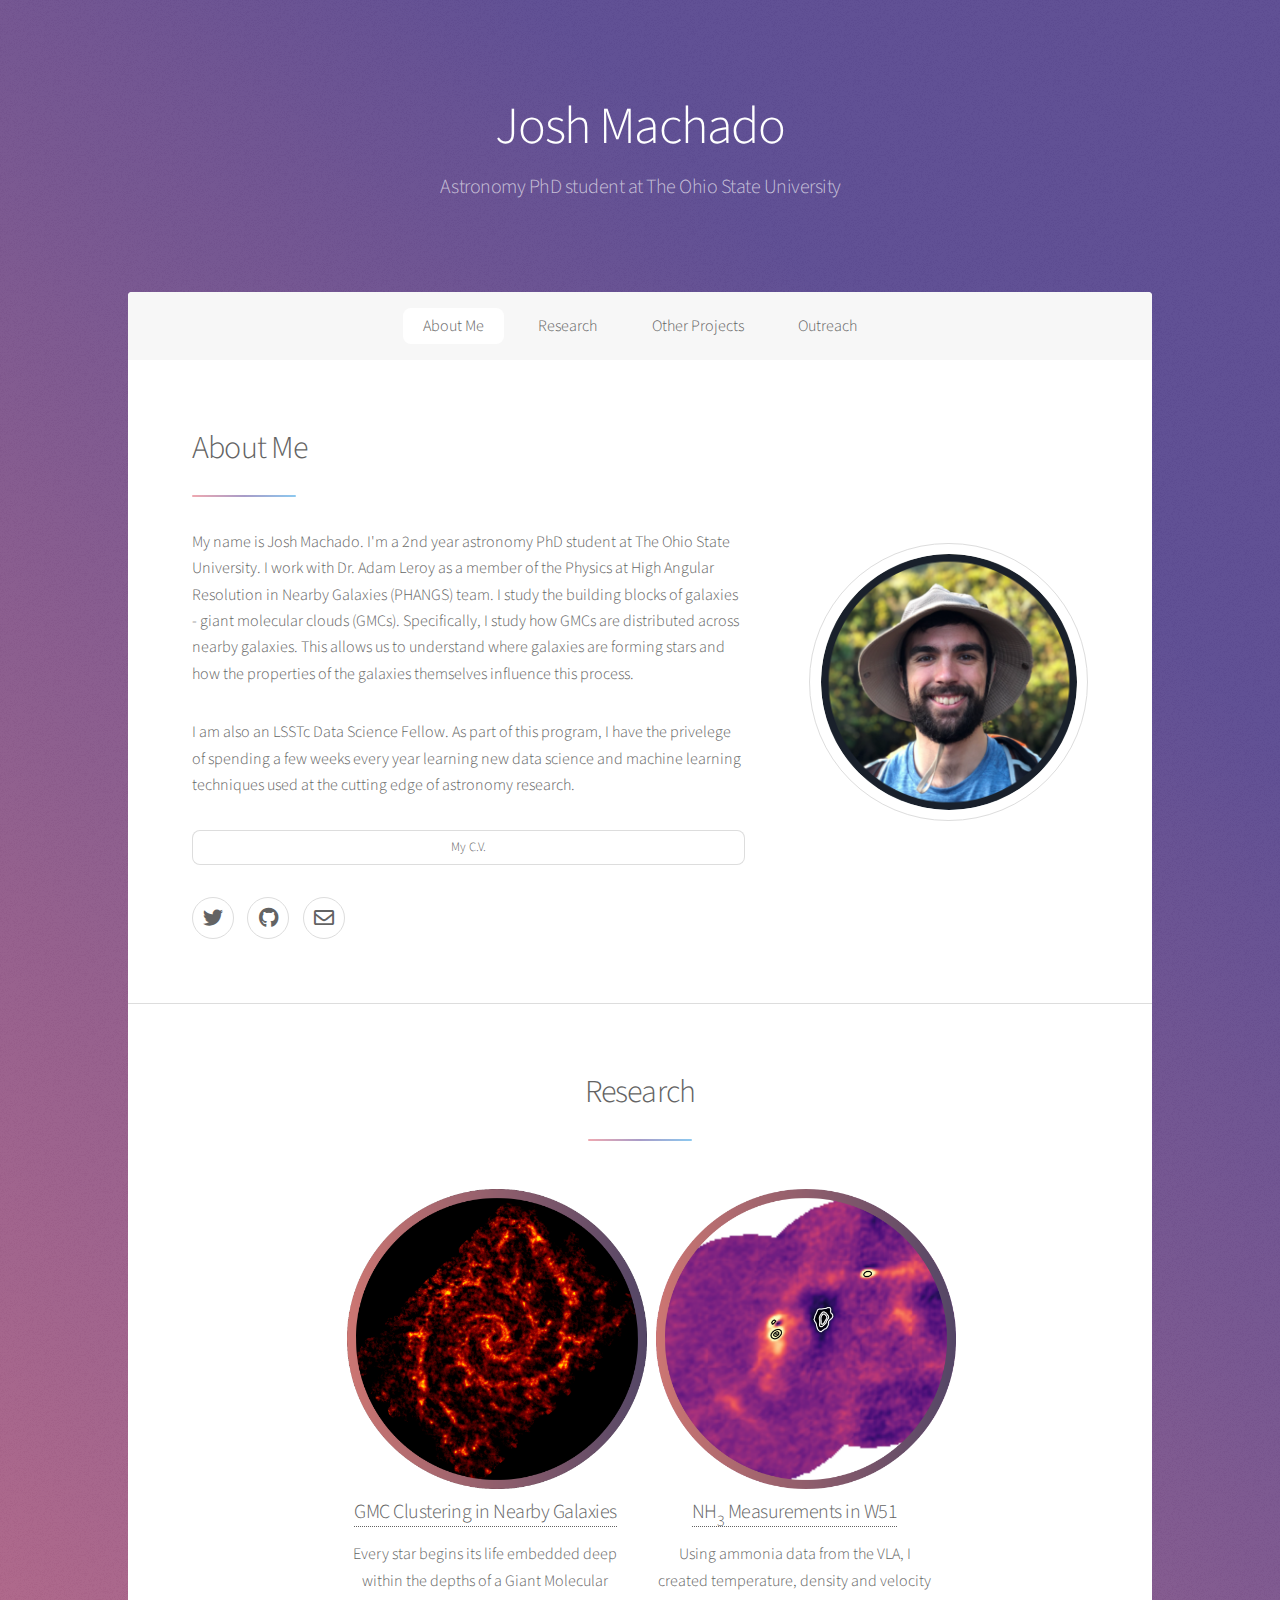
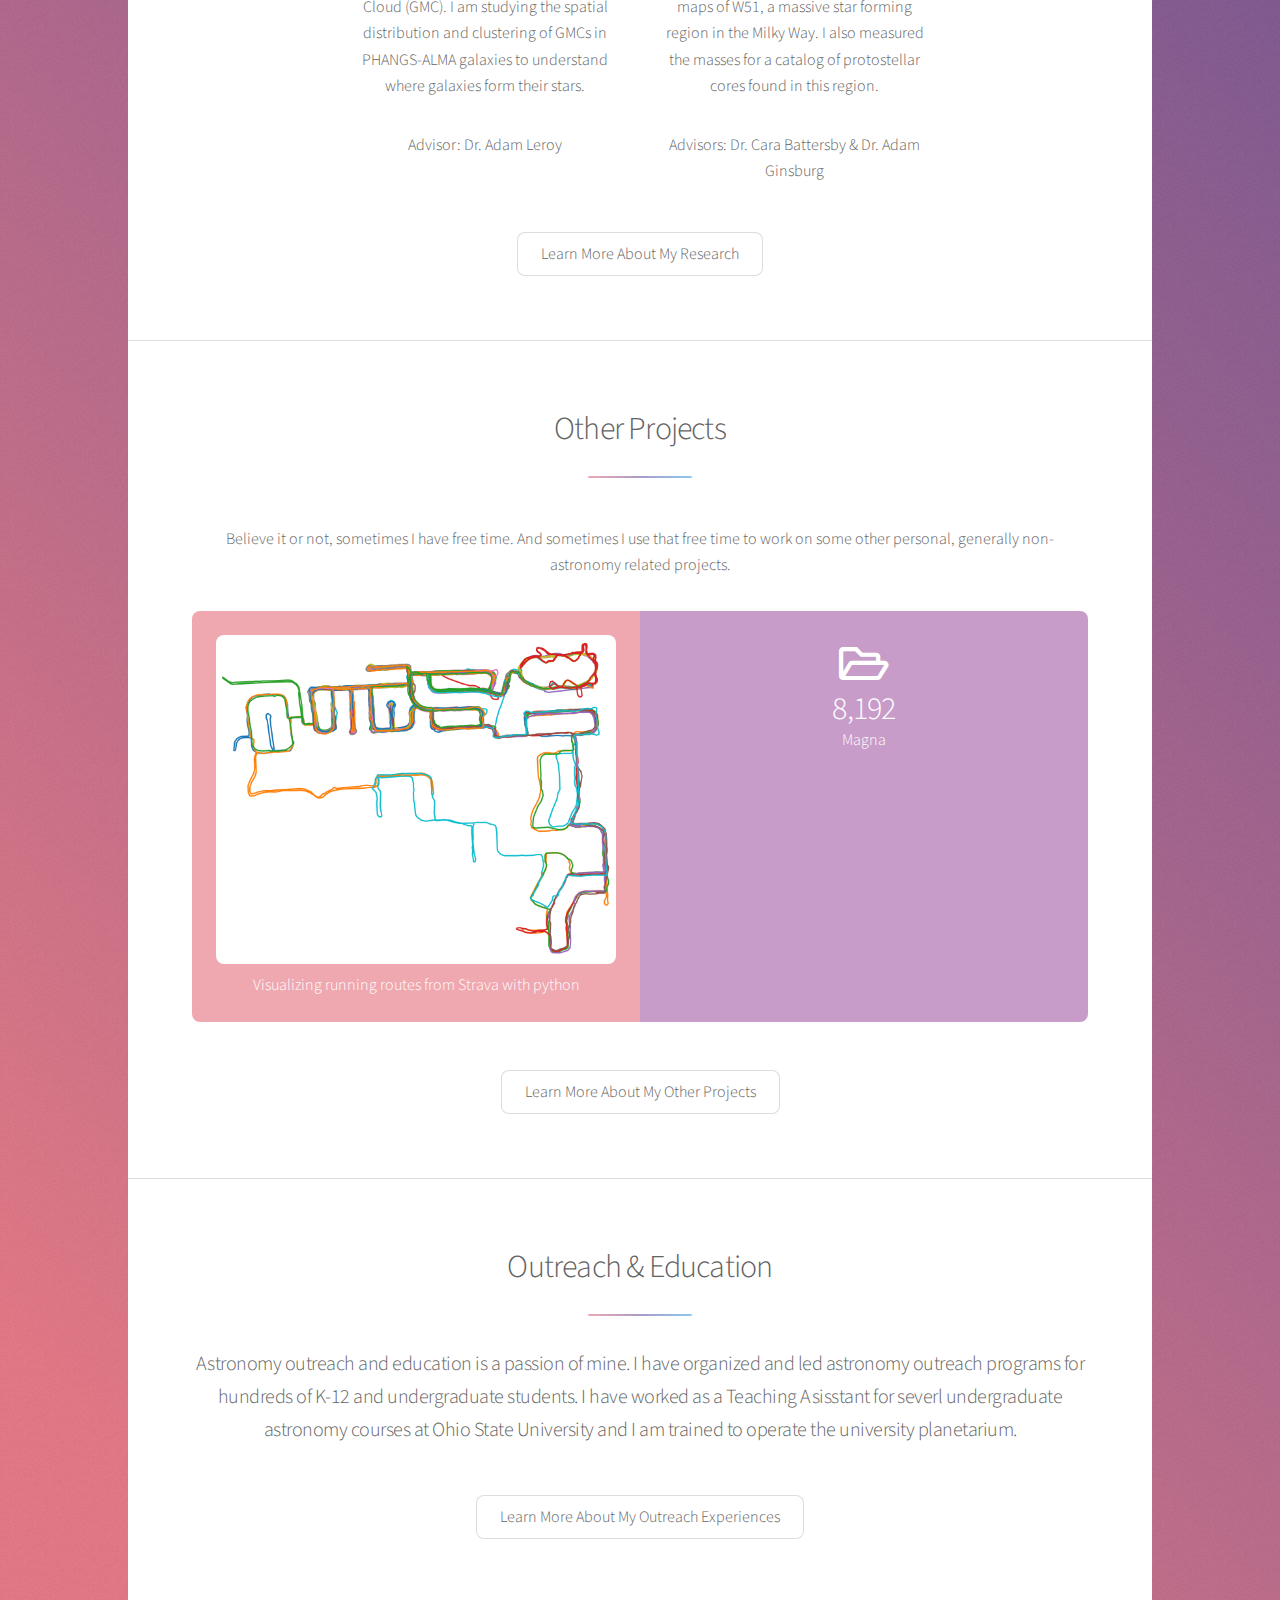
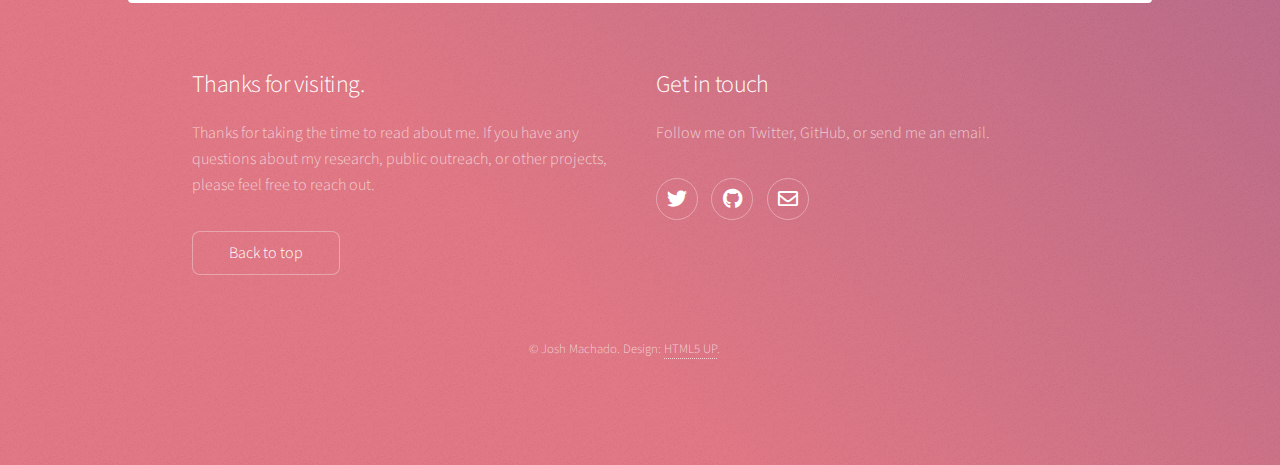
<file: index.html>
<!DOCTYPE HTML>
<!--
	Stellar by HTML5 UP
	html5up.net | @ajlkn
	Free for personal and commercial use under the CCA 3.0 license (html5up.net/license)
-->
<html>
	<head>
		<title>Josh Machado</title>
		<meta charset="utf-8" />
		<meta name="viewport" content="width=device-width, initial-scale=1, user-scalable=no" />
		<link rel="stylesheet" href="assets/css/main.css" />
		<noscript><link rel="stylesheet" href="assets/css/noscript.css" /></noscript>
	</head>
	<body class="is-preload">

		<!-- Wrapper -->
			<div id="wrapper">

				<!-- Header -->
					<header id="header" class="alt">
						<!-- <span class="logo"><img src="images/profile.png" alt="" /></span> -->
						<h1>Josh Machado</h1>
						<p>Astronomy PhD student at The Ohio State University

						<!--<br /> built by <a href="https://twitter.com/ajlkn">@ajlkn</a> for <a href="https://html5up.net">HTML5 UP</a>. -->
					</p>
					</header>

				<!-- Nav -->
					<nav id="nav">
						<ul>
							<li><a href="#intro" class="active">About Me</a></li>
							<li><a href="#research">Research</a></li>
							<li><a href="#projects">Other Projects</a></li>
							<li><a href="#outreach">Outreach</a></li>
						</ul>
					</nav>

				<!-- Main -->
					<div id="main">

						<!-- Introduction -->
							<section id="intro" class="main">
								<div class="spotlight">
									<div class="content">
										<header class="major">
											<h2>About Me</h2>
										</header>
										<p>My name is Josh Machado. I'm a 2nd year astronomy PhD student at The Ohio State University.
											I work with Dr. Adam Leroy as a member of the Physics at High Angular Resolution in Nearby Galaxies (PHANGS) team.
											I study the building blocks of galaxies - giant molecular clouds (GMCs).
											Specifically, I study how GMCs are distributed across nearby galaxies.
											This allows us to understand where galaxies are forming stars and how the properties of the galaxies themselves influence this process. </p>
										<p>
											I am also an LSSTc Data Science Fellow.
											As part of this program, I have the privelege of spending a few weeks every year learning new data science and machine learning techniques used at the cutting edge of astronomy research.</p>
									<ul class="actions stacked">
										<li><a href="cv.html" class="button small fit">My C.V.</a></li>
									</ul>
									<ul class="icons">
										<li><a href="https://twitter.com/astronomerjosh" target="_blank" class="icon brands alt fa-twitter"><span class="label">Twitter</span></a></li>
										<li><a href="https://github.com/joshmachado" target="_blank" class="icon brands alt fa-github"><span class="label">GitHub</span></a></li>
										<li><a href="mailto:josh.a.machado@gmail.com" target="_blank" class="icon web application alt fa-envelope"><span class="label">Email</span></a></li>
									</ul>
									</div>
									<span class="image"><img src="images/profile.png" alt="" /></span>
								</div>
							</section>

						<!-- First Section -->
							<section id="research" class="main special">
								<header class="major">
									<h2>Research</h2>
								</header>
								<ul class="features">
									<li>
										<span class="image"><img src="images/phangs-alma-round.png" alt="" width="300"/></span>
										<h3><a href="research.html#gmcs"> GMC Clustering in Nearby Galaxies </a></h3>
										<p>Every star begins its life embedded deep within the depths of a Giant Molecular Cloud (GMC).
										I am studying the spatial distribution and clustering of GMCs in PHANGS-ALMA galaxies to understand where galaxies form their stars.</p>
										<p> Advisor: Dr. Adam Leroy</p>
									</li>
									<li>
										<span class="image"><img src="images/w51_round.png" alt="" width="300"/></span>
										<h3><a href="research.html#w51">NH<sub>3</sub> Measurements in W51</a></h3>
										<p>Using ammonia data from the VLA, I created temperature, density and velocity maps of W51, a massive star forming region in the Milky Way.
										I also measured the masses for a catalog of protostellar cores found in this region.</p>
										<p> Advisors: Dr. Cara Battersby & Dr. Adam Ginsburg</p>
									</li>
								</ul>
								<footer class="major">
									<ul class="actions special">
										<li><a href="research.html" class="button">Learn More About My Research</a></li>
									</ul>
								</footer>
							</section>

						<!-- Second Section -->
							<section id="projects" class="main special">
								<header class="major">
									<h2>Other Projects</h2>
								</header>
								<div class="content">
									<section class="main">
										<p>Believe it or not, sometimes I have free time. And sometimes I use that free time to work on some other personal, generally non-astronomy related projects.</p>
									</section>
								</div>
								<ul class="statistics">
									<li class="style1">
										<span class="image"><img src="images/ohio_runmap.png" width="100%"/></span>
										Visualizing running routes from Strava with python
									</li>
									<li class="style2">
										<span class="icon fa-folder-open"></span>
										<strong>8,192</strong> Magna
									</li>

								</ul>
								<footer class="major">
									<ul class="actions special">
										<li><a href="projects.html" class="button">Learn More About My Other Projects</a></li>
									</ul>
								</footer>
							</section>

						<!-- Get Started -->
							<section id="outreach" class="main special">
								<header class="major">
									<h2>Outreach & Education</h2>
									<p>Astronomy outreach and education is a passion of mine. I have organized and led astronomy outreach programs for hundreds of K-12 and undergraduate students.
									I have worked as a Teaching Asisstant for severl undergraduate astronomy courses at Ohio State University and I am trained to operate the university planetarium.</p>
								</header>
								<footer class="major">
									<ul class="actions special">
										<li><a href="outreach.html" class="button">Learn More About My Outreach Experiences</a></li>
									</ul>
								</footer>
							</section>

					</div>

				<!-- Footer -->
					<footer id="footer">
						<section>
							<h2>Thanks for visiting.</h2>
							<p>Thanks for taking the time to read about me. If you have any questions about my research, public outreach, or other projects, please feel free to reach out.</p>
							<ul class="actions">
								<li><a href="#top" class="button">Back to top</a></li>
							</ul>
						</section>
						<section>
							<h2>Get in touch</h2>
							<dl class="alt">
								<p> Follow me on Twitter, GitHub, or send me an email. </p>
							</dl>
							<ul class="icons">
								<li><a href="https://twitter.com/astronomerjosh" target="_blank" class="icon brands alt fa-twitter"><span class="label">Twitter</span></a></li>
								<li><a href="https://github.com/joshmachado" target="_blank" class="icon brands alt fa-github"><span class="label">GitHub</span></a></li>
								<li><a href="mailto:josh.a.machado@gmail.com" target="_blank" class="icon web application alt fa-envelope"><span class="label">Email</span></a></li>
							</ul>
						</section>
						<p class="copyright">&copy; Josh Machado. Design: <a href="https://html5up.net">HTML5 UP</a>.</p>
					</footer>

			</div>

		<!-- Scripts -->
			<script src="assets/js/jquery.min.js"></script>
			<script src="assets/js/jquery.scrollex.min.js"></script>
			<script src="assets/js/jquery.scrolly.min.js"></script>
			<script src="assets/js/browser.min.js"></script>
			<script src="assets/js/breakpoints.min.js"></script>
			<script src="assets/js/util.js"></script>
			<script src="assets/js/main.js"></script>

	</body>
</html>
</file>
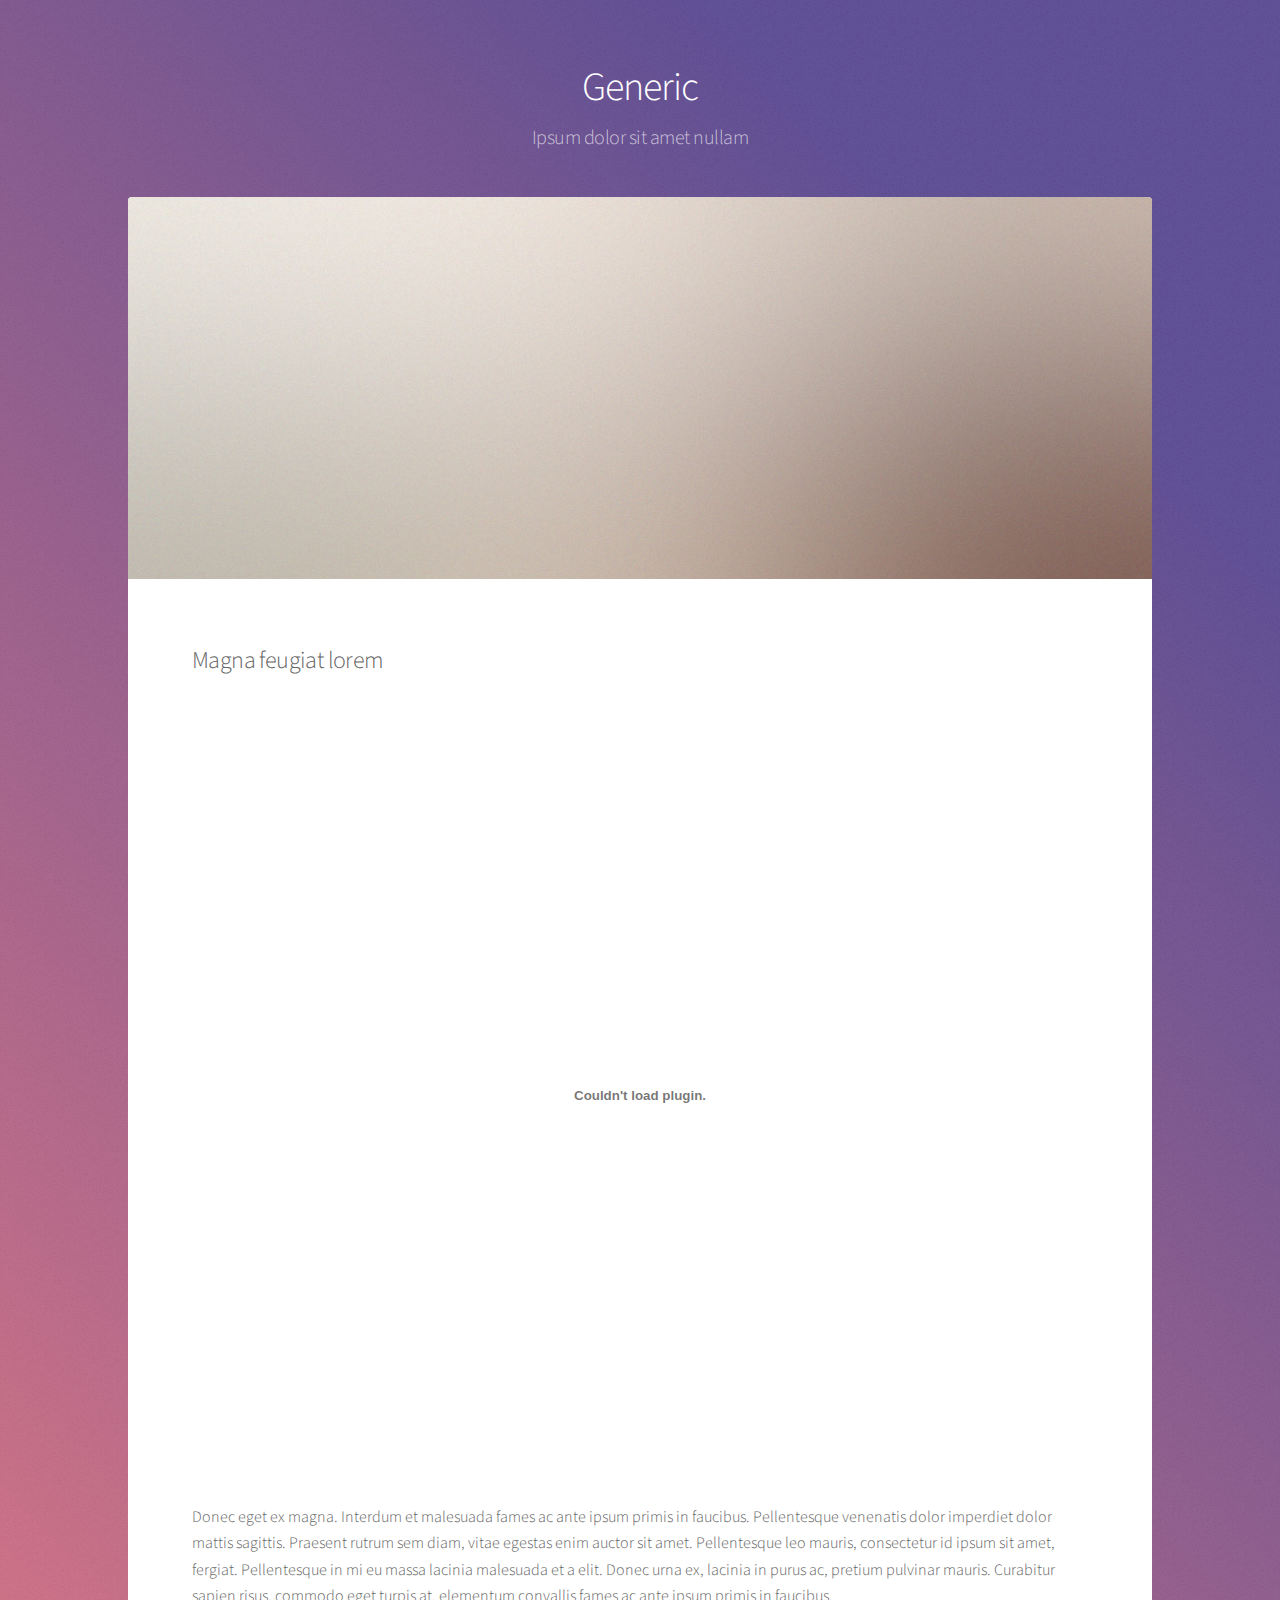
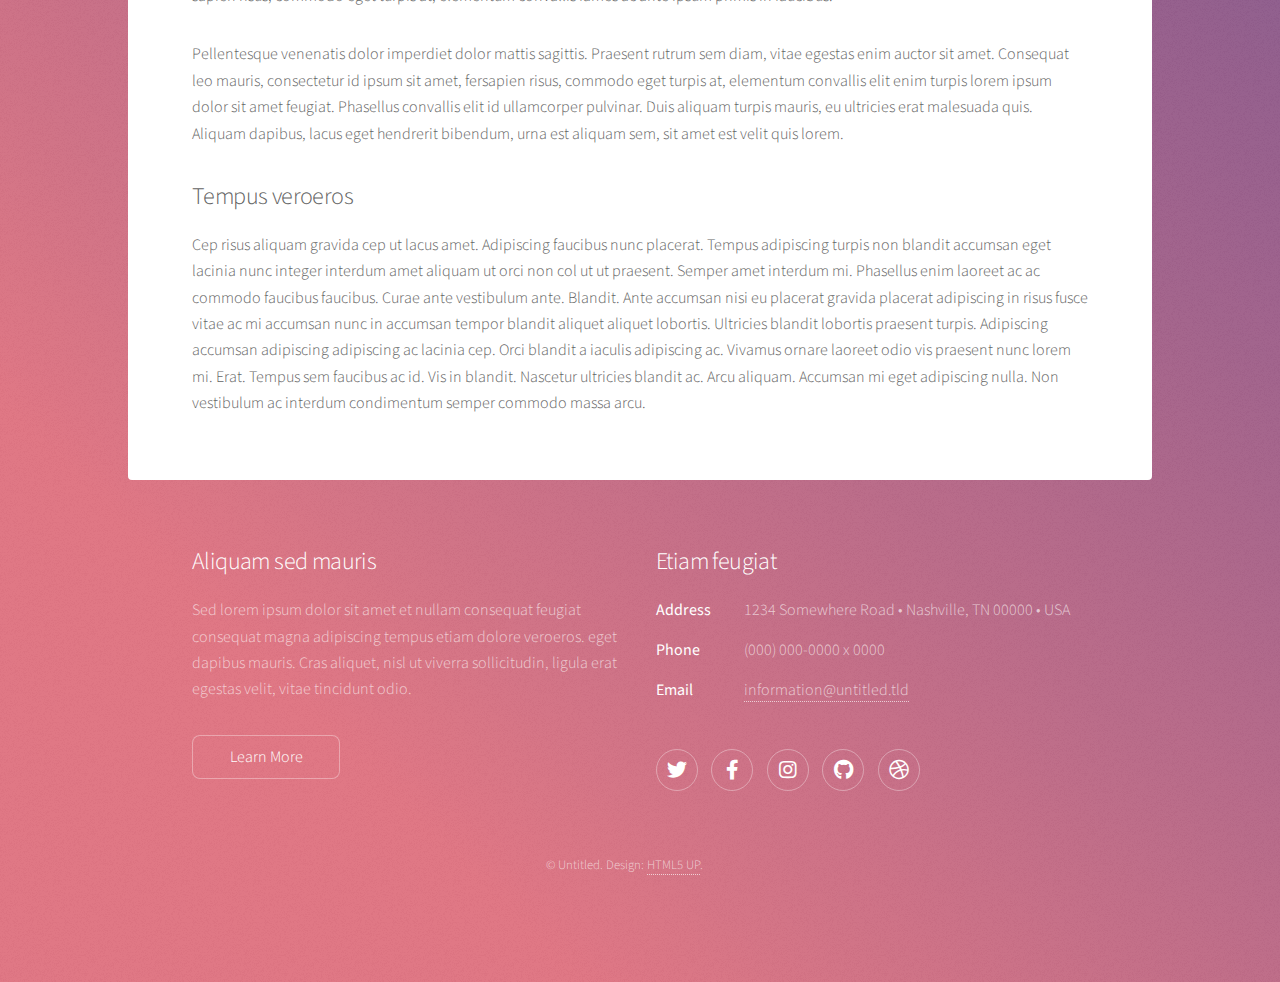
<file: cv.html>
<!DOCTYPE HTML>
<!--
	Stellar by HTML5 UP
	html5up.net | @ajlkn
	Free for personal and commercial use under the CCA 3.0 license (html5up.net/license)
-->
<html>
	<head>
		<title>Generic - Stellar by HTML5 UP</title>
		<meta charset="utf-8" />
		<meta name="viewport" content="width=device-width, initial-scale=1, user-scalable=no" />
		<link rel="stylesheet" href="assets/css/main.css" />
		<noscript><link rel="stylesheet" href="assets/css/noscript.css" /></noscript>
	</head>
	<body class="is-preload">

		<!-- Wrapper -->
			<div id="wrapper">

				<!-- Header -->
					<header id="header">
						<h1>Generic</h1>
						<p>Ipsum dolor sit amet nullam</p>
					</header>

				<!-- Main -->
					<div id="main">

						<!-- Content -->
							<section id="content" class="main">
								<span class="image main"><img src="images/pic04.jpg" alt="" /></span>
								<html>
								  <head>
								    <title>Title of the document</title>
								  </head>
								</html>
								<h2>Magna feugiat lorem</h2>
								<embed src="https://drive.google.com/viewerng/
viewer?embedded=true&url=https://raw.githubusercontent.com/joshmachado/joshmachado.github.io/fcfb878e5508a7cb66ec299533c1dbeb3dd793e4/CV.pdf" width="100%" height="800"
								type="application/pdf">
								<p>Donec eget ex magna. Interdum et malesuada fames ac ante ipsum primis in faucibus. Pellentesque venenatis dolor imperdiet dolor mattis sagittis. Praesent rutrum sem diam, vitae egestas enim auctor sit amet. Pellentesque leo mauris, consectetur id ipsum sit amet, fergiat. Pellentesque in mi eu massa lacinia malesuada et a elit. Donec urna ex, lacinia in purus ac, pretium pulvinar mauris. Curabitur sapien risus, commodo eget turpis at, elementum convallis fames ac ante ipsum primis in faucibus.</p>
								<p>Pellentesque venenatis dolor imperdiet dolor mattis sagittis. Praesent rutrum sem diam, vitae egestas enim auctor sit amet. Consequat leo mauris, consectetur id ipsum sit amet, fersapien risus, commodo eget turpis at, elementum convallis elit enim turpis lorem ipsum dolor sit amet feugiat. Phasellus convallis elit id ullamcorper pulvinar. Duis aliquam turpis mauris, eu ultricies erat malesuada quis. Aliquam dapibus, lacus eget hendrerit bibendum, urna est aliquam sem, sit amet est velit quis lorem.</p>
								<h2>Tempus veroeros</h2>
								<p>Cep risus aliquam gravida cep ut lacus amet. Adipiscing faucibus nunc placerat. Tempus adipiscing turpis non blandit accumsan eget lacinia nunc integer interdum amet aliquam ut orci non col ut ut praesent. Semper amet interdum mi. Phasellus enim laoreet ac ac commodo faucibus faucibus. Curae ante vestibulum ante. Blandit. Ante accumsan nisi eu placerat gravida placerat adipiscing in risus fusce vitae ac mi accumsan nunc in accumsan tempor blandit aliquet aliquet lobortis. Ultricies blandit lobortis praesent turpis. Adipiscing accumsan adipiscing adipiscing ac lacinia cep. Orci blandit a iaculis adipiscing ac. Vivamus ornare laoreet odio vis praesent nunc lorem mi. Erat. Tempus sem faucibus ac id. Vis in blandit. Nascetur ultricies blandit ac. Arcu aliquam. Accumsan mi eget adipiscing nulla. Non vestibulum ac interdum condimentum semper commodo massa arcu.</p>
							</section>

					</div>

				<!-- Footer -->
					<footer id="footer">
						<section>
							<h2>Aliquam sed mauris</h2>
							<p>Sed lorem ipsum dolor sit amet et nullam consequat feugiat consequat magna adipiscing tempus etiam dolore veroeros. eget dapibus mauris. Cras aliquet, nisl ut viverra sollicitudin, ligula erat egestas velit, vitae tincidunt odio.</p>
							<ul class="actions">
								<li><a href="#" class="button">Learn More</a></li>
							</ul>
						</section>
						<section>
							<h2>Etiam feugiat</h2>
							<dl class="alt">
								<dt>Address</dt>
								<dd>1234 Somewhere Road &bull; Nashville, TN 00000 &bull; USA</dd>
								<dt>Phone</dt>
								<dd>(000) 000-0000 x 0000</dd>
								<dt>Email</dt>
								<dd><a href="#">information@untitled.tld</a></dd>
							</dl>
							<ul class="icons">
								<li><a href="#" class="icon brands fa-twitter alt"><span class="label">Twitter</span></a></li>
								<li><a href="#" class="icon brands fa-facebook-f alt"><span class="label">Facebook</span></a></li>
								<li><a href="#" class="icon brands fa-instagram alt"><span class="label">Instagram</span></a></li>
								<li><a href="#" class="icon brands fa-github alt"><span class="label">GitHub</span></a></li>
								<li><a href="#" class="icon brands fa-dribbble alt"><span class="label">Dribbble</span></a></li>
							</ul>
						</section>
						<p class="copyright">&copy; Untitled. Design: <a href="https://html5up.net">HTML5 UP</a>.</p>
					</footer>

			</div>

		<!-- Scripts -->
			<script src="assets/js/jquery.min.js"></script>
			<script src="assets/js/jquery.scrollex.min.js"></script>
			<script src="assets/js/jquery.scrolly.min.js"></script>
			<script src="assets/js/browser.min.js"></script>
			<script src="assets/js/breakpoints.min.js"></script>
			<script src="assets/js/util.js"></script>
			<script src="assets/js/main.js"></script>

	</body>
</html>
</file>
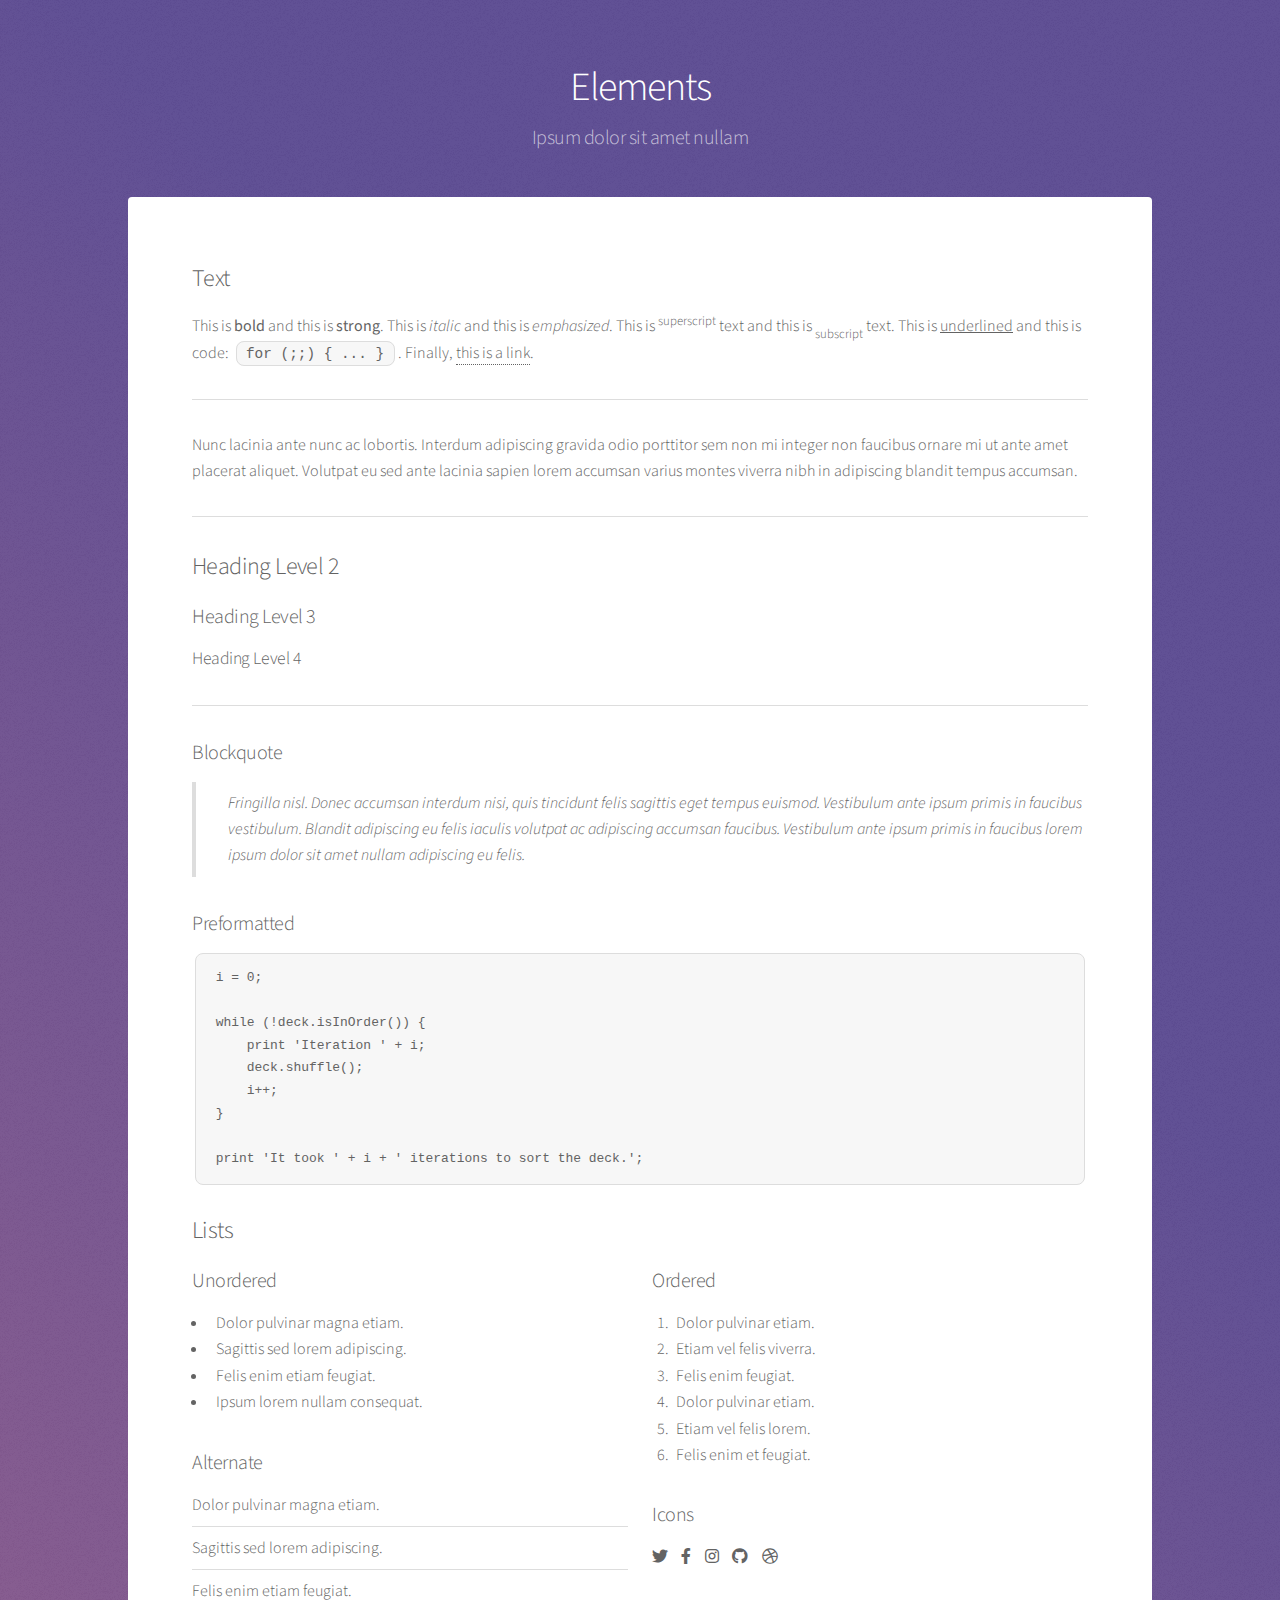
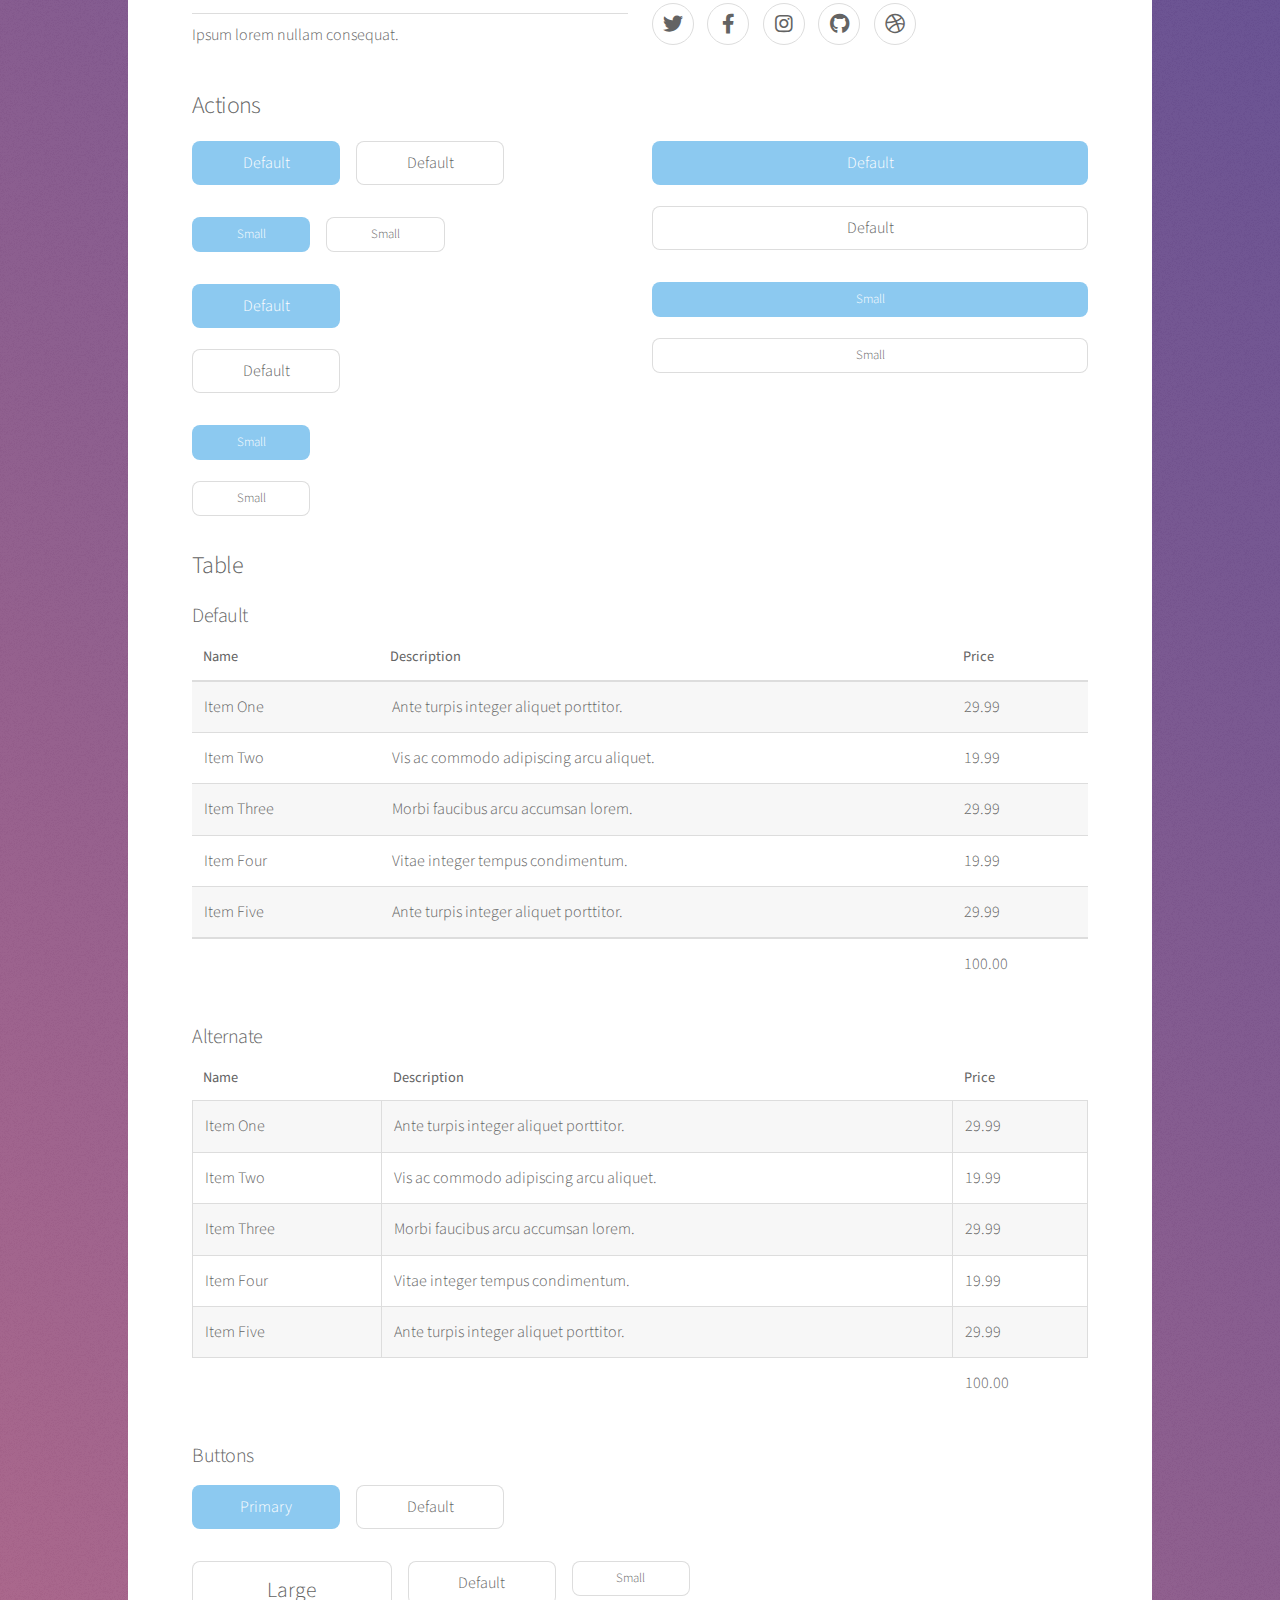
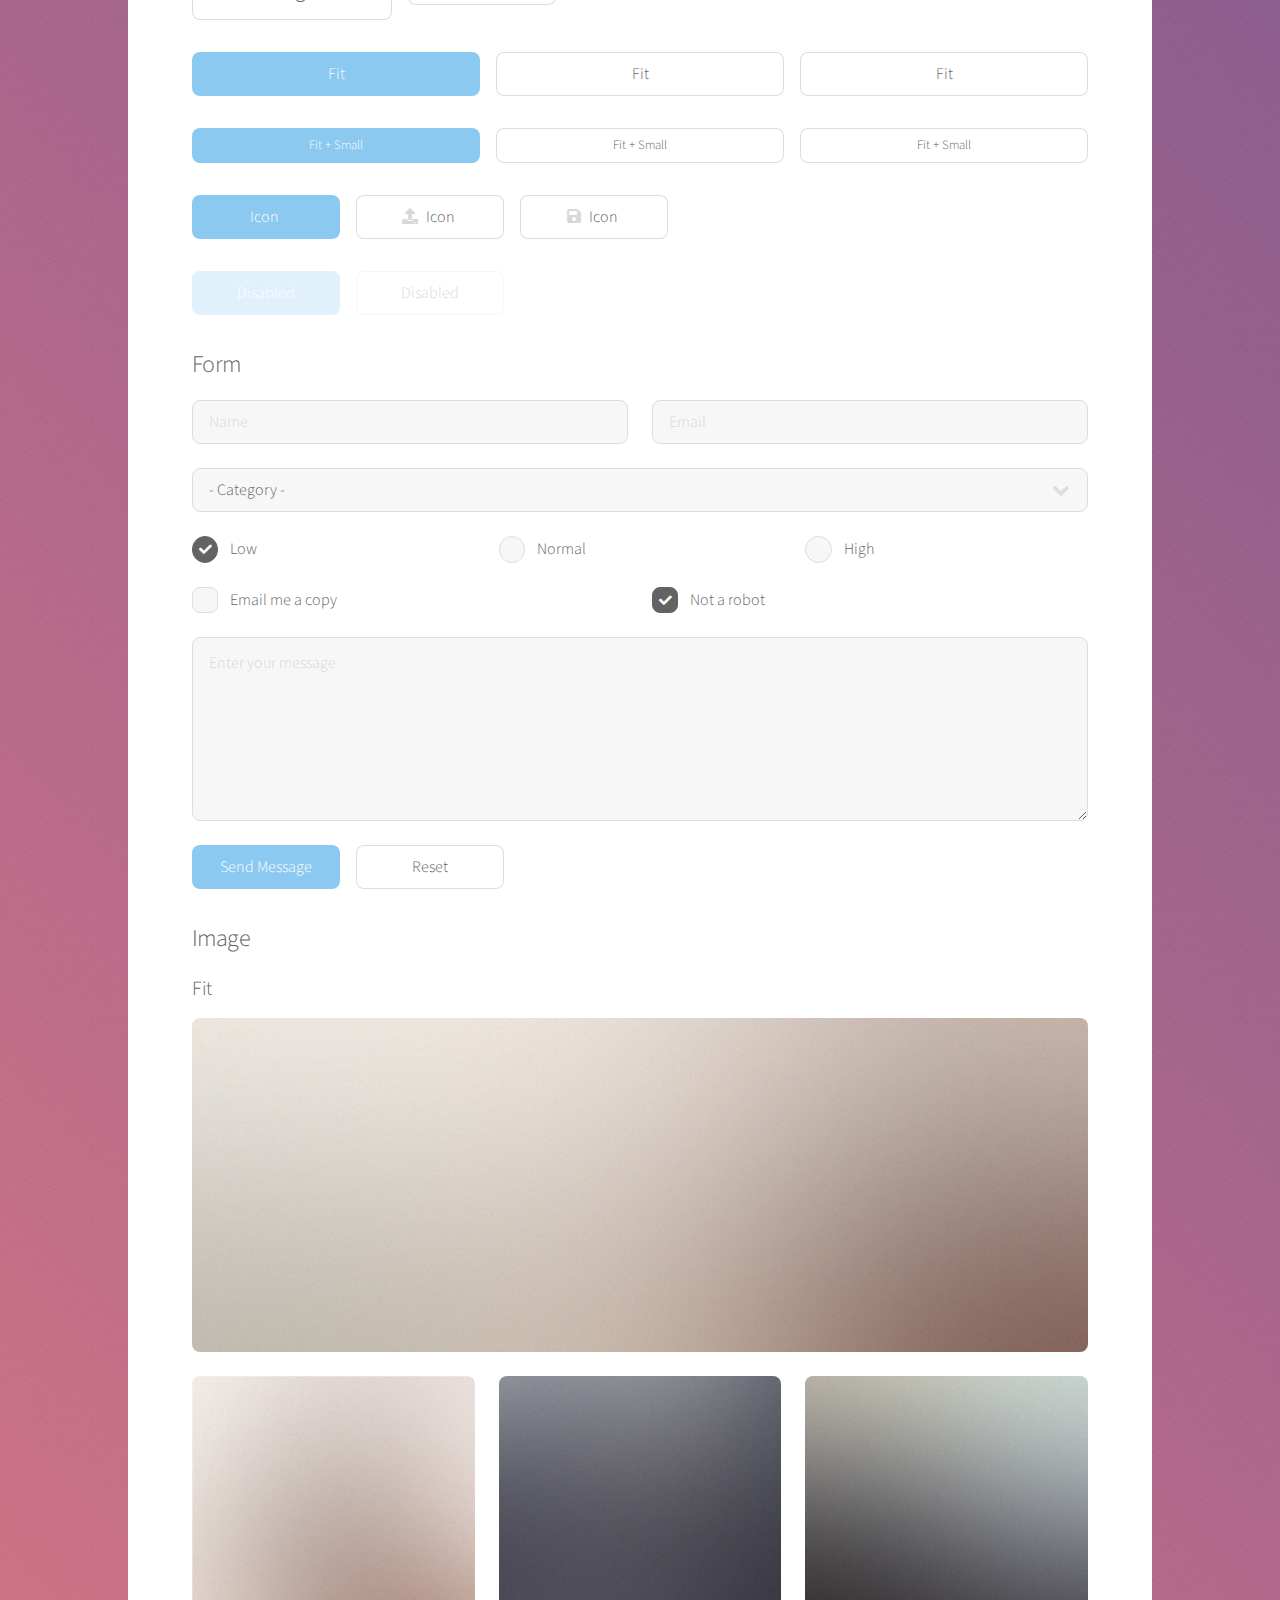
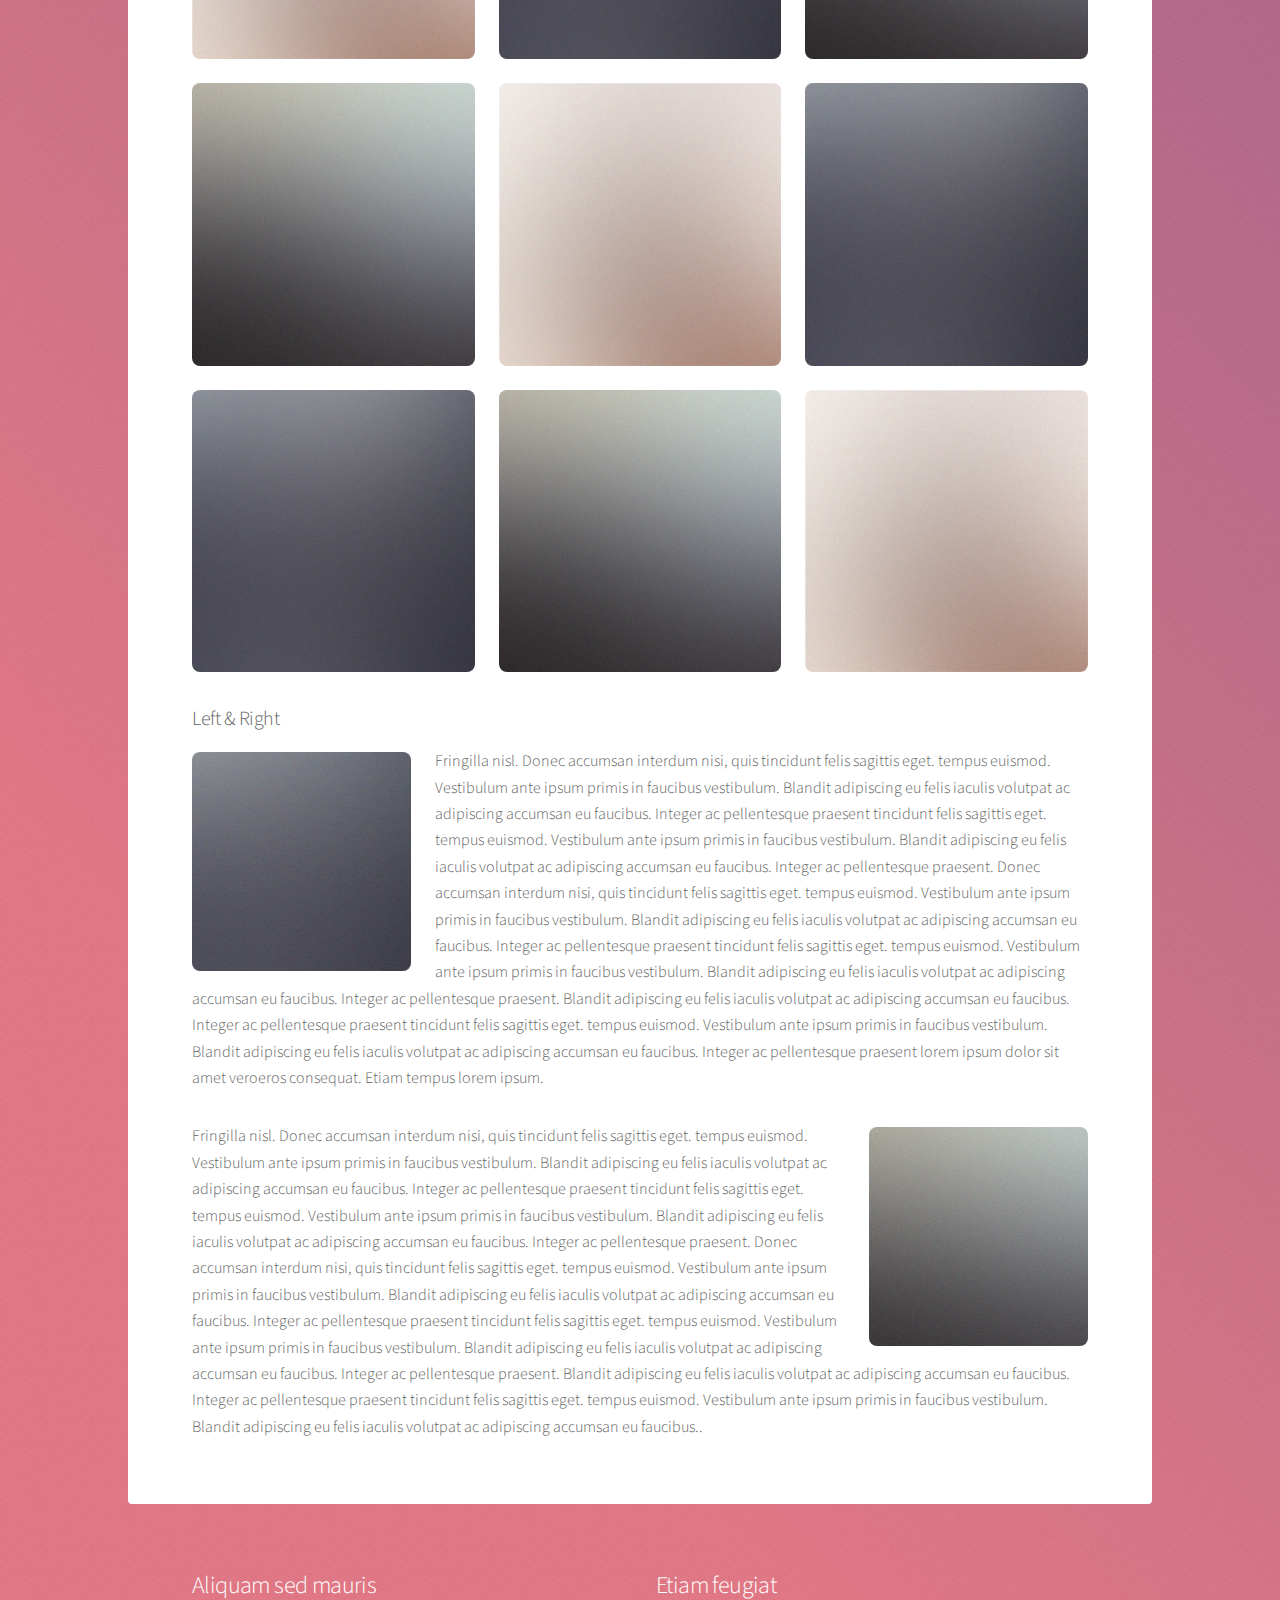
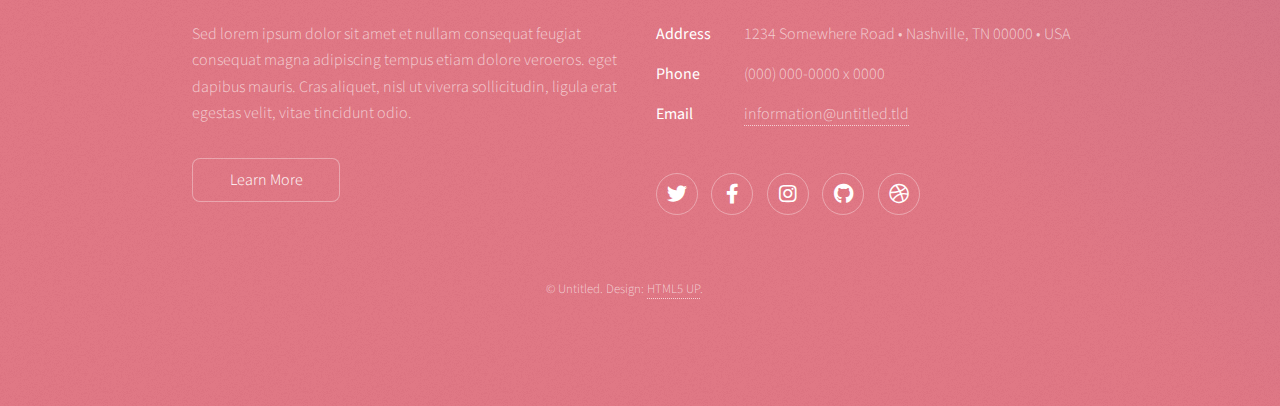
<file: elements.html>
<!DOCTYPE HTML>
<!--
	Stellar by HTML5 UP
	html5up.net | @ajlkn
	Free for personal and commercial use under the CCA 3.0 license (html5up.net/license)
-->
<html>
	<head>
		<title>Elements - Stellar by HTML5 UP</title>
		<meta charset="utf-8" />
		<meta name="viewport" content="width=device-width, initial-scale=1, user-scalable=no" />
		<link rel="stylesheet" href="assets/css/main.css" />
		<noscript><link rel="stylesheet" href="assets/css/noscript.css" /></noscript>
	</head>
	<body class="is-preload">

		<!-- Wrapper -->
			<div id="wrapper">

				<!-- Header -->
					<header id="header">
						<h1>Elements</h1>
						<p>Ipsum dolor sit amet nullam</p>
					</header>

				<!-- Main -->
					<div id="main">

						<!-- Content -->
							<section id="content" class="main">

								<!-- Text -->
									<section>
										<h2>Text</h2>
										<p>This is <b>bold</b> and this is <strong>strong</strong>. This is <i>italic</i> and this is <em>emphasized</em>.
										This is <sup>superscript</sup> text and this is <sub>subscript</sub> text.
										This is <u>underlined</u> and this is code: <code>for (;;) { ... }</code>. Finally, <a href="#">this is a link</a>.</p>
										<hr />
										<p>Nunc lacinia ante nunc ac lobortis. Interdum adipiscing gravida odio porttitor sem non mi integer non faucibus ornare mi ut ante amet placerat aliquet. Volutpat eu sed ante lacinia sapien lorem accumsan varius montes viverra nibh in adipiscing blandit tempus accumsan.</p>
										<hr />
										<h2>Heading Level 2</h2>
										<h3>Heading Level 3</h3>
										<h4>Heading Level 4</h4>
										<hr />
										<h3>Blockquote</h3>
										<blockquote>Fringilla nisl. Donec accumsan interdum nisi, quis tincidunt felis sagittis eget tempus euismod. Vestibulum ante ipsum primis in faucibus vestibulum. Blandit adipiscing eu felis iaculis volutpat ac adipiscing accumsan faucibus. Vestibulum ante ipsum primis in faucibus lorem ipsum dolor sit amet nullam adipiscing eu felis.</blockquote>
										<h3>Preformatted</h3>
										<pre><code>i = 0;

while (!deck.isInOrder()) {
    print 'Iteration ' + i;
    deck.shuffle();
    i++;
}

print 'It took ' + i + ' iterations to sort the deck.';</code></pre>
									</section>

								<!-- Lists -->
									<section>
										<h2>Lists</h2>
										<div class="row">
											<div class="col-6 col-12-medium">
												<h3>Unordered</h3>
												<ul>
													<li>Dolor pulvinar magna etiam.</li>
													<li>Sagittis sed lorem adipiscing.</li>
													<li>Felis enim etiam feugiat.</li>
													<li>Ipsum lorem nullam consequat.</li>
												</ul>
												<h3>Alternate</h3>
												<ul class="alt">
													<li>Dolor pulvinar magna etiam.</li>
													<li>Sagittis sed lorem adipiscing.</li>
													<li>Felis enim etiam feugiat.</li>
													<li>Ipsum lorem nullam consequat.</li>
												</ul>
											</div>
											<div class="col-6 col-12-medium">
												<h3>Ordered</h3>
												<ol>
													<li>Dolor pulvinar etiam.</li>
													<li>Etiam vel felis viverra.</li>
													<li>Felis enim feugiat.</li>
													<li>Dolor pulvinar etiam.</li>
													<li>Etiam vel felis lorem.</li>
													<li>Felis enim et feugiat.</li>
												</ol>
												<h3>Icons</h3>
												<ul class="icons">
													<li><a href="#" class="icon brands fa-twitter"><span class="label">Twitter</span></a></li>
													<li><a href="#" class="icon brands fa-facebook-f"><span class="label">Facebook</span></a></li>
													<li><a href="#" class="icon brands fa-instagram"><span class="label">Instagram</span></a></li>
													<li><a href="#" class="icon brands fa-github"><span class="label">GitHub</span></a></li>
													<li><a href="#" class="icon brands fa-dribbble"><span class="label">Dribbble</span></a></li>
												</ul>
												<ul class="icons">
													<li><a href="#" class="icon brands alt fa-twitter"><span class="label">Twitter</span></a></li>
													<li><a href="#" class="icon brands alt fa-facebook-f"><span class="label">Facebook</span></a></li>
													<li><a href="#" class="icon brands alt fa-instagram"><span class="label">Instagram</span></a></li>
													<li><a href="#" class="icon brands alt fa-github"><span class="label">GitHub</span></a></li>
													<li><a href="#" class="icon brands alt fa-dribbble"><span class="label">Dribbble</span></a></li>
												</ul>
											</div>
										</div>
										<h2>Actions</h2>
										<div class="row">
											<div class="col-6 col-12-medium">
												<ul class="actions">
													<li><a href="#" class="button primary">Default</a></li>
													<li><a href="#" class="button">Default</a></li>
												</ul>
												<ul class="actions small">
													<li><a href="#" class="button primary small">Small</a></li>
													<li><a href="#" class="button small">Small</a></li>
												</ul>
												<ul class="actions stacked">
													<li><a href="#" class="button primary">Default</a></li>
													<li><a href="#" class="button">Default</a></li>
												</ul>
												<ul class="actions stacked">
													<li><a href="#" class="button primary small">Small</a></li>
													<li><a href="#" class="button small">Small</a></li>
												</ul>
											</div>
											<div class="col-6 col-12-medium">
												<ul class="actions stacked">
													<li><a href="#" class="button primary fit">Default</a></li>
													<li><a href="#" class="button fit">Default</a></li>
												</ul>
												<ul class="actions stacked">
													<li><a href="#" class="button primary small fit">Small</a></li>
													<li><a href="#" class="button small fit">Small</a></li>
												</ul>
											</div>
										</div>
									</section>

								<!-- Table -->
									<section>
										<h2>Table</h2>
										<h3>Default</h3>
										<div class="table-wrapper">
											<table>
												<thead>
													<tr>
														<th>Name</th>
														<th>Description</th>
														<th>Price</th>
													</tr>
												</thead>
												<tbody>
													<tr>
														<td>Item One</td>
														<td>Ante turpis integer aliquet porttitor.</td>
														<td>29.99</td>
													</tr>
													<tr>
														<td>Item Two</td>
														<td>Vis ac commodo adipiscing arcu aliquet.</td>
														<td>19.99</td>
													</tr>
													<tr>
														<td>Item Three</td>
														<td> Morbi faucibus arcu accumsan lorem.</td>
														<td>29.99</td>
													</tr>
													<tr>
														<td>Item Four</td>
														<td>Vitae integer tempus condimentum.</td>
														<td>19.99</td>
													</tr>
													<tr>
														<td>Item Five</td>
														<td>Ante turpis integer aliquet porttitor.</td>
														<td>29.99</td>
													</tr>
												</tbody>
												<tfoot>
													<tr>
														<td colspan="2"></td>
														<td>100.00</td>
													</tr>
												</tfoot>
											</table>
										</div>

										<h3>Alternate</h3>
										<div class="table-wrapper">
											<table class="alt">
												<thead>
													<tr>
														<th>Name</th>
														<th>Description</th>
														<th>Price</th>
													</tr>
												</thead>
												<tbody>
													<tr>
														<td>Item One</td>
														<td>Ante turpis integer aliquet porttitor.</td>
														<td>29.99</td>
													</tr>
													<tr>
														<td>Item Two</td>
														<td>Vis ac commodo adipiscing arcu aliquet.</td>
														<td>19.99</td>
													</tr>
													<tr>
														<td>Item Three</td>
														<td> Morbi faucibus arcu accumsan lorem.</td>
														<td>29.99</td>
													</tr>
													<tr>
														<td>Item Four</td>
														<td>Vitae integer tempus condimentum.</td>
														<td>19.99</td>
													</tr>
													<tr>
														<td>Item Five</td>
														<td>Ante turpis integer aliquet porttitor.</td>
														<td>29.99</td>
													</tr>
												</tbody>
												<tfoot>
													<tr>
														<td colspan="2"></td>
														<td>100.00</td>
													</tr>
												</tfoot>
											</table>
										</div>
									</section>

								<!-- Buttons -->
									<section>
										<h3>Buttons</h3>
										<ul class="actions">
											<li><a href="#" class="button primary">Primary</a></li>
											<li><a href="#" class="button">Default</a></li>
										</ul>
										<ul class="actions">
											<li><a href="#" class="button large">Large</a></li>
											<li><a href="#" class="button">Default</a></li>
											<li><a href="#" class="button small">Small</a></li>
										</ul>
										<ul class="actions fit">
											<li><a href="#" class="button primary fit">Fit</a></li>
											<li><a href="#" class="button fit">Fit</a></li>
											<li><a href="#" class="button fit">Fit</a></li>
										</ul>
										<ul class="actions fit small">
											<li><a href="#" class="button primary fit small">Fit + Small</a></li>
											<li><a href="#" class="button fit small">Fit + Small</a></li>
											<li><a href="#" class="button fit small">Fit + Small</a></li>
										</ul>
										<ul class="actions">
											<li><a href="#" class="button primary icon solidfa-download">Icon</a></li>
											<li><a href="#" class="button icon solid fa-upload">Icon</a></li>
											<li><a href="#" class="button icon solid fa-save">Icon</a></li>
										</ul>
										<ul class="actions">
											<li><span class="button primary disabled">Disabled</span></li>
											<li><span class="button disabled">Disabled</span></li>
										</ul>
									</section>

								<!-- Form -->
									<section>
										<h2>Form</h2>
										<form method="post" action="#">
											<div class="row gtr-uniform">
												<div class="col-6 col-12-xsmall">
													<input type="text" name="demo-name" id="demo-name" value="" placeholder="Name" />
												</div>
												<div class="col-6 col-12-xsmall">
													<input type="email" name="demo-email" id="demo-email" value="" placeholder="Email" />
												</div>
												<div class="col-12">
													<select name="demo-category" id="demo-category">
														<option value="">- Category -</option>
														<option value="1">Manufacturing</option>
														<option value="1">Shipping</option>
														<option value="1">Administration</option>
														<option value="1">Human Resources</option>
													</select>
												</div>
												<div class="col-4 col-12-small">
													<input type="radio" id="demo-priority-low" name="demo-priority" checked>
													<label for="demo-priority-low">Low</label>
												</div>
												<div class="col-4 col-12-small">
													<input type="radio" id="demo-priority-normal" name="demo-priority">
													<label for="demo-priority-normal">Normal</label>
												</div>
												<div class="col-4 col-12-small">
													<input type="radio" id="demo-priority-high" name="demo-priority">
													<label for="demo-priority-high">High</label>
												</div>
												<div class="col-6 col-12-small">
													<input type="checkbox" id="demo-copy" name="demo-copy">
													<label for="demo-copy">Email me a copy</label>
												</div>
												<div class="col-6 col-12-small">
													<input type="checkbox" id="demo-human" name="demo-human" checked>
													<label for="demo-human">Not a robot</label>
												</div>
												<div class="col-12">
													<textarea name="demo-message" id="demo-message" placeholder="Enter your message" rows="6"></textarea>
												</div>
												<div class="col-12">
													<ul class="actions">
														<li><input type="submit" value="Send Message" class="primary" /></li>
														<li><input type="reset" value="Reset" /></li>
													</ul>
												</div>
											</div>
										</form>
									</section>

								<!-- Image -->
									<section>
										<h2>Image</h2>
										<h3>Fit</h3>
										<div class="box alt">
											<div class="row gtr-uniform">
												<div class="col-12"><span class="image fit"><img src="images/pic04.jpg" alt="" /></span></div>
												<div class="col-4"><span class="image fit"><img src="images/pic01.jpg" alt="" /></span></div>
												<div class="col-4"><span class="image fit"><img src="images/pic02.jpg" alt="" /></span></div>
												<div class="col-4"><span class="image fit"><img src="images/pic03.jpg" alt="" /></span></div>
												<div class="col-4"><span class="image fit"><img src="images/pic03.jpg" alt="" /></span></div>
												<div class="col-4"><span class="image fit"><img src="images/pic01.jpg" alt="" /></span></div>
												<div class="col-4"><span class="image fit"><img src="images/pic02.jpg" alt="" /></span></div>
												<div class="col-4"><span class="image fit"><img src="images/pic02.jpg" alt="" /></span></div>
												<div class="col-4"><span class="image fit"><img src="images/pic03.jpg" alt="" /></span></div>
												<div class="col-4"><span class="image fit"><img src="images/pic01.jpg" alt="" /></span></div>
											</div>
										</div>
										<h3>Left &amp; Right</h3>
										<p><span class="image left"><img src="images/pic05.jpg" alt="" /></span>Fringilla nisl. Donec accumsan interdum nisi, quis tincidunt felis sagittis eget. tempus euismod. Vestibulum ante ipsum primis in faucibus vestibulum. Blandit adipiscing eu felis iaculis volutpat ac adipiscing accumsan eu faucibus. Integer ac pellentesque praesent tincidunt felis sagittis eget. tempus euismod. Vestibulum ante ipsum primis in faucibus vestibulum. Blandit adipiscing eu felis iaculis volutpat ac adipiscing accumsan eu faucibus. Integer ac pellentesque praesent. Donec accumsan interdum nisi, quis tincidunt felis sagittis eget. tempus euismod. Vestibulum ante ipsum primis in faucibus vestibulum. Blandit adipiscing eu felis iaculis volutpat ac adipiscing accumsan eu faucibus. Integer ac pellentesque praesent tincidunt felis sagittis eget. tempus euismod. Vestibulum ante ipsum primis in faucibus vestibulum. Blandit adipiscing eu felis iaculis volutpat ac adipiscing accumsan eu faucibus. Integer ac pellentesque praesent. Blandit adipiscing eu felis iaculis volutpat ac adipiscing accumsan eu faucibus. Integer ac pellentesque praesent tincidunt felis sagittis eget. tempus euismod. Vestibulum ante ipsum primis in faucibus vestibulum. Blandit adipiscing eu felis iaculis volutpat ac adipiscing accumsan eu faucibus. Integer ac pellentesque praesent lorem ipsum dolor sit amet veroeros consequat. Etiam tempus lorem ipsum.</p>
										<p><span class="image right"><img src="images/pic06.jpg" alt="" /></span>Fringilla nisl. Donec accumsan interdum nisi, quis tincidunt felis sagittis eget. tempus euismod. Vestibulum ante ipsum primis in faucibus vestibulum. Blandit adipiscing eu felis iaculis volutpat ac adipiscing accumsan eu faucibus. Integer ac pellentesque praesent tincidunt felis sagittis eget. tempus euismod. Vestibulum ante ipsum primis in faucibus vestibulum. Blandit adipiscing eu felis iaculis volutpat ac adipiscing accumsan eu faucibus. Integer ac pellentesque praesent. Donec accumsan interdum nisi, quis tincidunt felis sagittis eget. tempus euismod. Vestibulum ante ipsum primis in faucibus vestibulum. Blandit adipiscing eu felis iaculis volutpat ac adipiscing accumsan eu faucibus. Integer ac pellentesque praesent tincidunt felis sagittis eget. tempus euismod. Vestibulum ante ipsum primis in faucibus vestibulum. Blandit adipiscing eu felis iaculis volutpat ac adipiscing accumsan eu faucibus. Integer ac pellentesque praesent. Blandit adipiscing eu felis iaculis volutpat ac adipiscing accumsan eu faucibus. Integer ac pellentesque praesent tincidunt felis sagittis eget. tempus euismod. Vestibulum ante ipsum primis in faucibus vestibulum. Blandit adipiscing eu felis iaculis volutpat ac adipiscing accumsan eu faucibus..</p>
									</section>

							</section>

					</div>

				<!-- Footer -->
					<footer id="footer">
						<section>
							<h2>Aliquam sed mauris</h2>
							<p>Sed lorem ipsum dolor sit amet et nullam consequat feugiat consequat magna adipiscing tempus etiam dolore veroeros. eget dapibus mauris. Cras aliquet, nisl ut viverra sollicitudin, ligula erat egestas velit, vitae tincidunt odio.</p>
							<ul class="actions">
								<li><a href="#" class="button">Learn More</a></li>
							</ul>
						</section>
						<section>
							<h2>Etiam feugiat</h2>
							<dl class="alt">
								<dt>Address</dt>
								<dd>1234 Somewhere Road &bull; Nashville, TN 00000 &bull; USA</dd>
								<dt>Phone</dt>
								<dd>(000) 000-0000 x 0000</dd>
								<dt>Email</dt>
								<dd><a href="#">information@untitled.tld</a></dd>
							</dl>
							<ul class="icons">
								<li><a href="#" class="icon brands fa-twitter alt"><span class="label">Twitter</span></a></li>
								<li><a href="#" class="icon brands fa-facebook-f alt"><span class="label">Facebook</span></a></li>
								<li><a href="#" class="icon brands fa-instagram alt"><span class="label">Instagram</span></a></li>
								<li><a href="#" class="icon brands fa-github alt"><span class="label">GitHub</span></a></li>
								<li><a href="#" class="icon brands fa-dribbble alt"><span class="label">Dribbble</span></a></li>
							</ul>
						</section>
						<p class="copyright">&copy; Untitled. Design: <a href="https://html5up.net">HTML5 UP</a>.</p>
					</footer>

			</div>

		<!-- Scripts -->
			<script src="assets/js/jquery.min.js"></script>
			<script src="assets/js/jquery.scrollex.min.js"></script>
			<script src="assets/js/jquery.scrolly.min.js"></script>
			<script src="assets/js/browser.min.js"></script>
			<script src="assets/js/breakpoints.min.js"></script>
			<script src="assets/js/util.js"></script>
			<script src="assets/js/main.js"></script>

	</body>
</html>
</file>
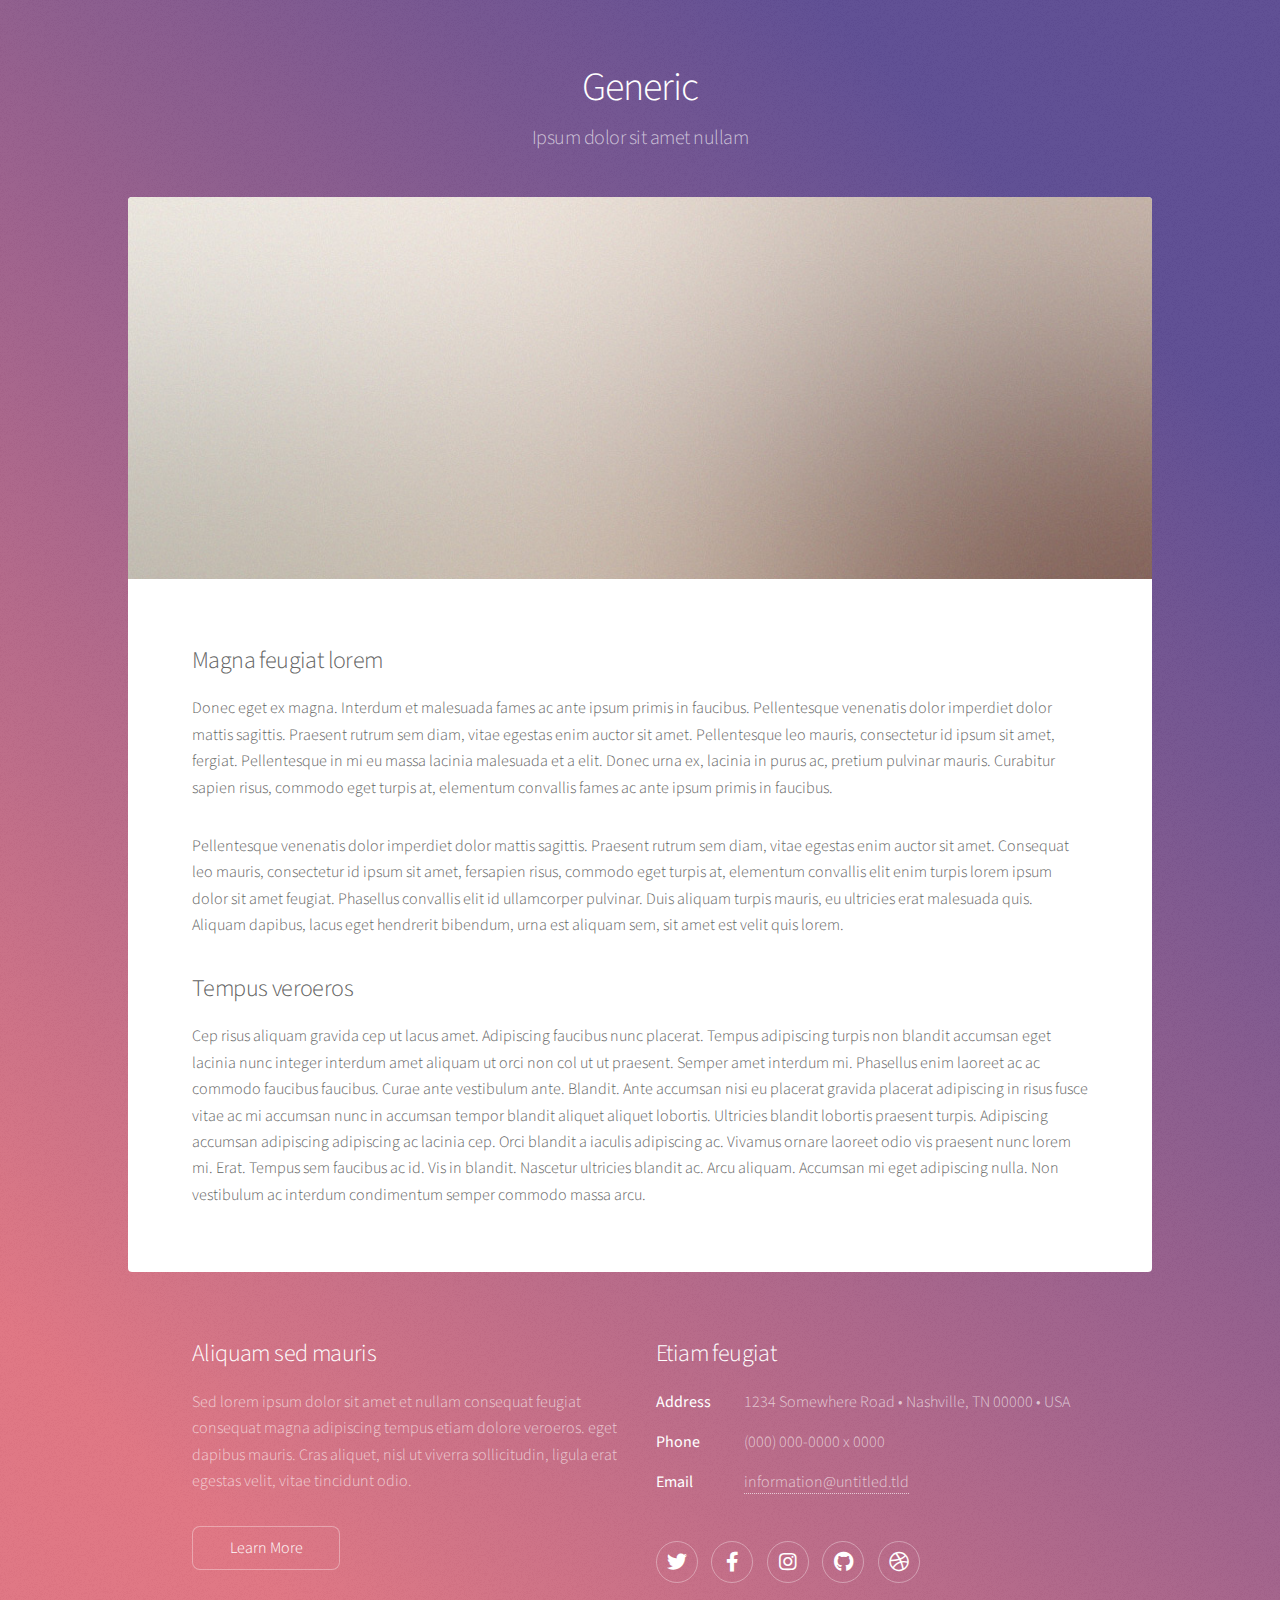
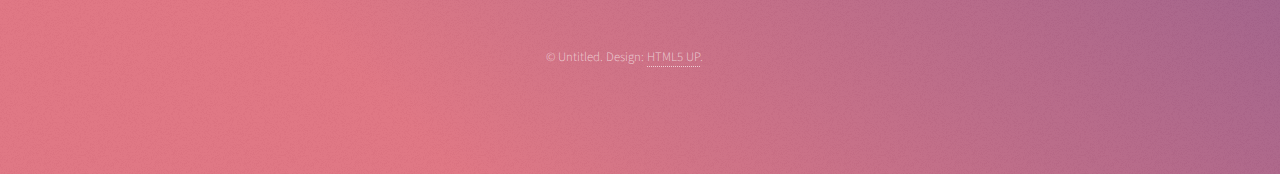
<file: generic.html>
<!DOCTYPE HTML>
<!--
	Stellar by HTML5 UP
	html5up.net | @ajlkn
	Free for personal and commercial use under the CCA 3.0 license (html5up.net/license)
-->
<html>
	<head>
		<title>Generic - Stellar by HTML5 UP</title>
		<meta charset="utf-8" />
		<meta name="viewport" content="width=device-width, initial-scale=1, user-scalable=no" />
		<link rel="stylesheet" href="assets/css/main.css" />
		<noscript><link rel="stylesheet" href="assets/css/noscript.css" /></noscript>
	</head>
	<body class="is-preload">

		<!-- Wrapper -->
			<div id="wrapper">

				<!-- Header -->
					<header id="header">
						<h1>Generic</h1>
						<p>Ipsum dolor sit amet nullam</p>
					</header>

				<!-- Main -->
					<div id="main">

						<!-- Content -->
							<section id="content" class="main">
								<span class="image main"><img src="images/pic04.jpg" alt="" /></span>
								<h2>Magna feugiat lorem</h2>
								<p>Donec eget ex magna. Interdum et malesuada fames ac ante ipsum primis in faucibus. Pellentesque venenatis dolor imperdiet dolor mattis sagittis. Praesent rutrum sem diam, vitae egestas enim auctor sit amet. Pellentesque leo mauris, consectetur id ipsum sit amet, fergiat. Pellentesque in mi eu massa lacinia malesuada et a elit. Donec urna ex, lacinia in purus ac, pretium pulvinar mauris. Curabitur sapien risus, commodo eget turpis at, elementum convallis fames ac ante ipsum primis in faucibus.</p>
								<p>Pellentesque venenatis dolor imperdiet dolor mattis sagittis. Praesent rutrum sem diam, vitae egestas enim auctor sit amet. Consequat leo mauris, consectetur id ipsum sit amet, fersapien risus, commodo eget turpis at, elementum convallis elit enim turpis lorem ipsum dolor sit amet feugiat. Phasellus convallis elit id ullamcorper pulvinar. Duis aliquam turpis mauris, eu ultricies erat malesuada quis. Aliquam dapibus, lacus eget hendrerit bibendum, urna est aliquam sem, sit amet est velit quis lorem.</p>
								<h2>Tempus veroeros</h2>
								<p>Cep risus aliquam gravida cep ut lacus amet. Adipiscing faucibus nunc placerat. Tempus adipiscing turpis non blandit accumsan eget lacinia nunc integer interdum amet aliquam ut orci non col ut ut praesent. Semper amet interdum mi. Phasellus enim laoreet ac ac commodo faucibus faucibus. Curae ante vestibulum ante. Blandit. Ante accumsan nisi eu placerat gravida placerat adipiscing in risus fusce vitae ac mi accumsan nunc in accumsan tempor blandit aliquet aliquet lobortis. Ultricies blandit lobortis praesent turpis. Adipiscing accumsan adipiscing adipiscing ac lacinia cep. Orci blandit a iaculis adipiscing ac. Vivamus ornare laoreet odio vis praesent nunc lorem mi. Erat. Tempus sem faucibus ac id. Vis in blandit. Nascetur ultricies blandit ac. Arcu aliquam. Accumsan mi eget adipiscing nulla. Non vestibulum ac interdum condimentum semper commodo massa arcu.</p>
							</section>

					</div>

				<!-- Footer -->
					<footer id="footer">
						<section>
							<h2>Aliquam sed mauris</h2>
							<p>Sed lorem ipsum dolor sit amet et nullam consequat feugiat consequat magna adipiscing tempus etiam dolore veroeros. eget dapibus mauris. Cras aliquet, nisl ut viverra sollicitudin, ligula erat egestas velit, vitae tincidunt odio.</p>
							<ul class="actions">
								<li><a href="#" class="button">Learn More</a></li>
							</ul>
						</section>
						<section>
							<h2>Etiam feugiat</h2>
							<dl class="alt">
								<dt>Address</dt>
								<dd>1234 Somewhere Road &bull; Nashville, TN 00000 &bull; USA</dd>
								<dt>Phone</dt>
								<dd>(000) 000-0000 x 0000</dd>
								<dt>Email</dt>
								<dd><a href="#">information@untitled.tld</a></dd>
							</dl>
							<ul class="icons">
								<li><a href="#" class="icon brands fa-twitter alt"><span class="label">Twitter</span></a></li>
								<li><a href="#" class="icon brands fa-facebook-f alt"><span class="label">Facebook</span></a></li>
								<li><a href="#" class="icon brands fa-instagram alt"><span class="label">Instagram</span></a></li>
								<li><a href="#" class="icon brands fa-github alt"><span class="label">GitHub</span></a></li>
								<li><a href="#" class="icon brands fa-dribbble alt"><span class="label">Dribbble</span></a></li>
							</ul>
						</section>
						<p class="copyright">&copy; Untitled. Design: <a href="https://html5up.net">HTML5 UP</a>.</p>
					</footer>

			</div>

		<!-- Scripts -->
			<script src="assets/js/jquery.min.js"></script>
			<script src="assets/js/jquery.scrollex.min.js"></script>
			<script src="assets/js/jquery.scrolly.min.js"></script>
			<script src="assets/js/browser.min.js"></script>
			<script src="assets/js/breakpoints.min.js"></script>
			<script src="assets/js/util.js"></script>
			<script src="assets/js/main.js"></script>

	</body>
</html>
</file>
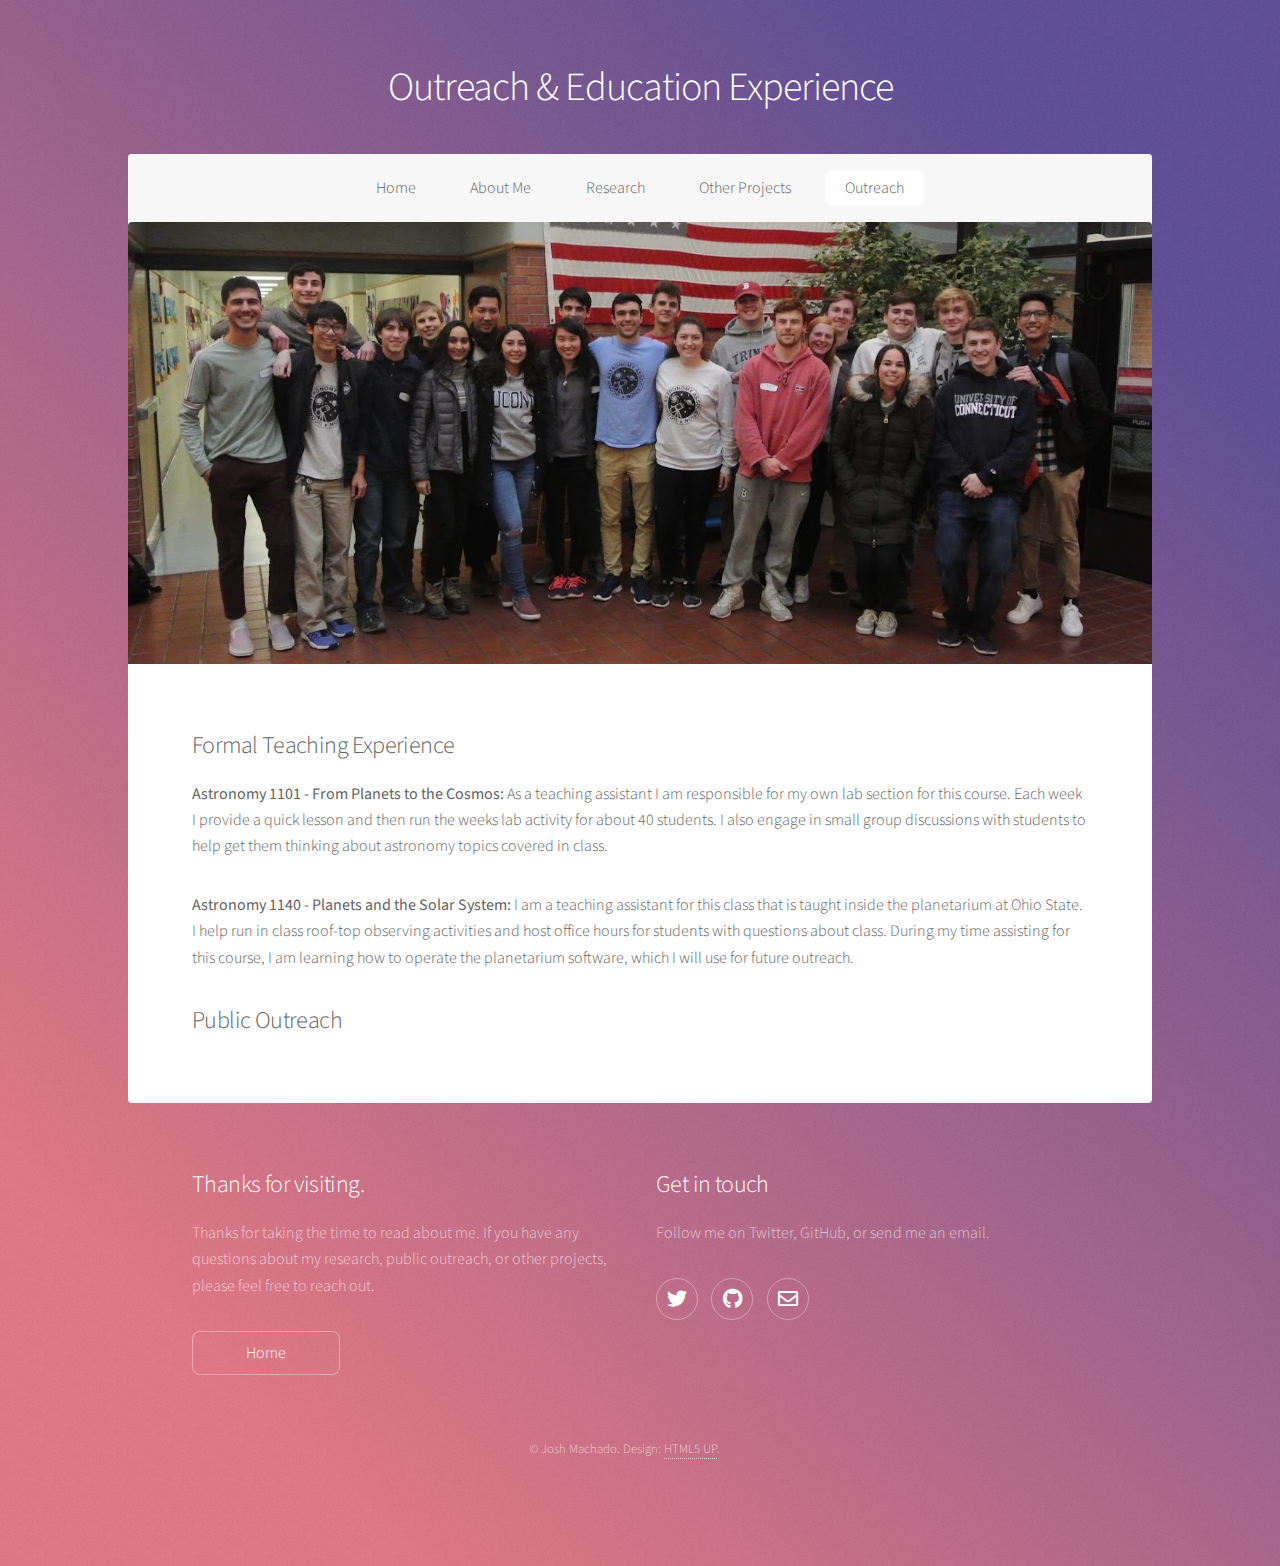
<file: outreach.html>
<!DOCTYPE HTML>
<!--
	Stellar by HTML5 UP
	html5up.net | @ajlkn
	Free for personal and commercial use under the CCA 3.0 license (html5up.net/license)
-->
<html>
	<head>
		<title>Outreach - Josh Machado</title>
		<meta charset="utf-8" />
		<meta name="viewport" content="width=device-width, initial-scale=1, user-scalable=no" />
		<link rel="stylesheet" href="assets/css/main.css" />
		<noscript><link rel="stylesheet" href="assets/css/noscript.css" /></noscript>
	</head>
	<body class="is-preload">

		<!-- Wrapper -->
			<div id="wrapper">

				<!-- Header -->
					<header id="header">
						<h1>Outreach & Education Experience</h1>
						<p></p>
					</header>
					<nav id="nav">
						<ul>
							<li><a href="./">Home</a></li>
							<li><a href="index.html#intro">About Me</a></li>
							<li><a href="index.html#research">Research</a></li>
							<li><a href="index.html#projects">Other Projects</a></li>
							<li><a href="outreach.html#top" class="active">Outreach</a></li>
						</ul>
					</nav>
				<!-- Main -->
					<div id="main">

						<!-- Content -->
							<section id="content" class="main">
								<span class="image main"><img src="images/outreach_uaa.JPG" alt="" /></span>
								<h2>Formal Teaching Experience</h2>
								<p><b>Astronomy 1101 - From Planets to the Cosmos: </b>
								As a teaching assistant I am responsible for my own lab section for this course. Each week I provide a quick lesson and then run the weeks lab activity for about 40 students.
							I also engage in small group discussions with students to help get them thinking about astronomy topics covered in class.</p>
							<p><b> Astronomy 1140 - Planets and the Solar System: </b>
								I am a teaching assistant for this class that is taught inside the planetarium at Ohio State. I help run in class roof-top observing activities and host office hours for
								students with questions about class. During my time assisting for this course, I am learning how to operate the planetarium software, which I will use for future outreach.
								<h2>Public Outreach</h2>
								<p></p>
							</section>

					</div>

				<!-- Footer -->
				<footer id="footer">
					<section>
						<h2>Thanks for visiting.</h2>
						<p>Thanks for taking the time to read about me. If you have any questions about my research, public outreach, or other projects, please feel free to reach out.</p>
						<ul class="actions">
							<li><a href="./" class="button">Home</a></li>
						</ul>
					</section>
					<section>
						<h2>Get in touch</h2>
						<dl class="alt">
							<p> Follow me on Twitter, GitHub, or send me an email. </p>
						</dl>
						<ul class="icons">
							<li><a href="https://twitter.com/astronomerjosh" target="_blank" class="icon brands alt fa-twitter"><span class="label">Twitter</span></a></li>
							<li><a href="https://github.com/joshmachado" target="_blank" class="icon brands alt fa-github"><span class="label">GitHub</span></a></li>
							<li><a href="mailto:josh.a.machado@gmail.com" target="_blank" class="icon web application alt fa-envelope"><span class="label">Email</span></a></li>
						</ul>
					</section>
					<p class="copyright">&copy; Josh Machado. Design: <a href="https://html5up.net">HTML5 UP</a>.</p>
				</footer>

			</div>

		<!-- Scripts -->
			<script src="assets/js/jquery.min.js"></script>
			<script src="assets/js/jquery.scrollex.min.js"></script>
			<script src="assets/js/jquery.scrolly.min.js"></script>
			<script src="assets/js/browser.min.js"></script>
			<script src="assets/js/breakpoints.min.js"></script>
			<script src="assets/js/util.js"></script>
			<script src="assets/js/main.js"></script>

	</body>
</html>
</file>
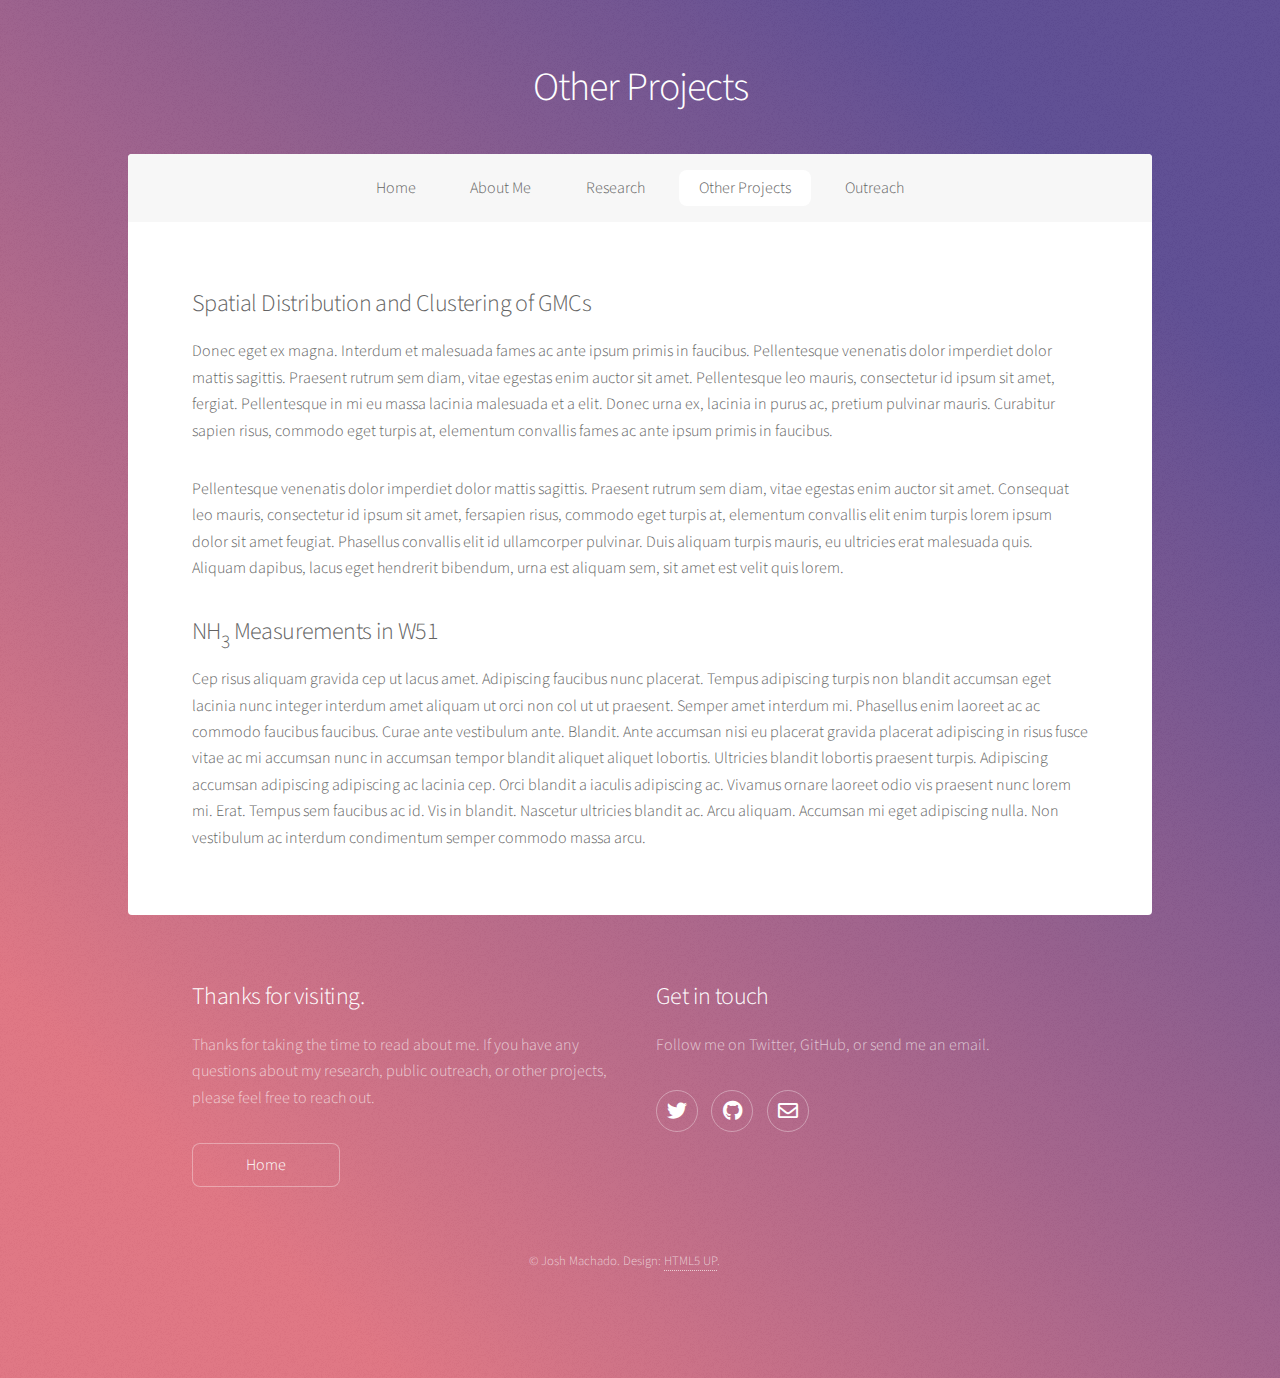
<file: projects.html>
<!DOCTYPE HTML>
<!--
	Stellar by HTML5 UP
	html5up.net | @ajlkn
	Free for personal and commercial use under the CCA 3.0 license (html5up.net/license)
-->
<html>
	<head>
		<title>Generic - Stellar by HTML5 UP</title>
		<meta charset="utf-8" />
		<meta name="viewport" content="width=device-width, initial-scale=1, user-scalable=no" />
		<link rel="stylesheet" href="assets/css/main.css" />
		<noscript><link rel="stylesheet" href="assets/css/noscript.css" /></noscript>
	</head>
	<body class="is-preload">

		<!-- Wrapper -->
			<div id="wrapper">

				<!-- Header -->
					<header id="header">
						<h1>Other Projects</h1>
						<p></p>
					</header>
					<nav id="nav">
						<ul>
							<li><a href="./">Home</a></li>
							<li><a href="index.html#intro">About Me</a></li>
							<li><a href="index.html#research">Research</a></li>
							<li><a href="projects.html#top" class="active">Other Projects</a></li>
							<li><a href="index.html#outreach">Outreach</a></li>
						</ul>
					</nav>
				<!-- Main -->
					<div id="main">

						<!-- Content -->
							<section id="content" class="main">
								<h2>Spatial Distribution and Clustering of GMCs</h2>
								<p>Donec eget ex magna. Interdum et malesuada fames ac ante ipsum primis in faucibus. Pellentesque venenatis dolor imperdiet dolor mattis sagittis. Praesent rutrum sem diam, vitae egestas enim auctor sit amet. Pellentesque leo mauris, consectetur id ipsum sit amet, fergiat. Pellentesque in mi eu massa lacinia malesuada et a elit. Donec urna ex, lacinia in purus ac, pretium pulvinar mauris. Curabitur sapien risus, commodo eget turpis at, elementum convallis fames ac ante ipsum primis in faucibus.</p>
								<p>Pellentesque venenatis dolor imperdiet dolor mattis sagittis. Praesent rutrum sem diam, vitae egestas enim auctor sit amet. Consequat leo mauris, consectetur id ipsum sit amet, fersapien risus, commodo eget turpis at, elementum convallis elit enim turpis lorem ipsum dolor sit amet feugiat. Phasellus convallis elit id ullamcorper pulvinar. Duis aliquam turpis mauris, eu ultricies erat malesuada quis. Aliquam dapibus, lacus eget hendrerit bibendum, urna est aliquam sem, sit amet est velit quis lorem.</p>
								<h2>NH<sub>3</sub> Measurements in W51</h2>
								<p>Cep risus aliquam gravida cep ut lacus amet. Adipiscing faucibus nunc placerat. Tempus adipiscing turpis non blandit accumsan eget lacinia nunc integer interdum amet aliquam ut orci non col ut ut praesent. Semper amet interdum mi. Phasellus enim laoreet ac ac commodo faucibus faucibus. Curae ante vestibulum ante. Blandit. Ante accumsan nisi eu placerat gravida placerat adipiscing in risus fusce vitae ac mi accumsan nunc in accumsan tempor blandit aliquet aliquet lobortis. Ultricies blandit lobortis praesent turpis. Adipiscing accumsan adipiscing adipiscing ac lacinia cep. Orci blandit a iaculis adipiscing ac. Vivamus ornare laoreet odio vis praesent nunc lorem mi. Erat. Tempus sem faucibus ac id. Vis in blandit. Nascetur ultricies blandit ac. Arcu aliquam. Accumsan mi eget adipiscing nulla. Non vestibulum ac interdum condimentum semper commodo massa arcu.</p>
							</section>

					</div>

				<!-- Footer -->
				<footer id="footer">
					<section>
						<h2>Thanks for visiting.</h2>
						<p>Thanks for taking the time to read about me. If you have any questions about my research, public outreach, or other projects, please feel free to reach out.</p>
						<ul class="actions">
							<li><a href="./" class="button">Home</a></li>
						</ul>
					</section>
					<section>
						<h2>Get in touch</h2>
						<dl class="alt">
							<p> Follow me on Twitter, GitHub, or send me an email. </p>
						</dl>
						<ul class="icons">
							<li><a href="https://twitter.com/astronomerjosh" target="_blank" class="icon brands alt fa-twitter"><span class="label">Twitter</span></a></li>
							<li><a href="https://github.com/joshmachado" target="_blank" class="icon brands alt fa-github"><span class="label">GitHub</span></a></li>
							<li><a href="mailto:josh.a.machado@gmail.com" target="_blank" class="icon web application alt fa-envelope"><span class="label">Email</span></a></li>
						</ul>
					</section>
					<p class="copyright">&copy; Josh Machado. Design: <a href="https://html5up.net">HTML5 UP</a>.</p>
				</footer>

			</div>

		<!-- Scripts -->
			<script src="assets/js/jquery.min.js"></script>
			<script src="assets/js/jquery.scrollex.min.js"></script>
			<script src="assets/js/jquery.scrolly.min.js"></script>
			<script src="assets/js/browser.min.js"></script>
			<script src="assets/js/breakpoints.min.js"></script>
			<script src="assets/js/util.js"></script>
			<script src="assets/js/main.js"></script>

	</body>
</html>
</file>
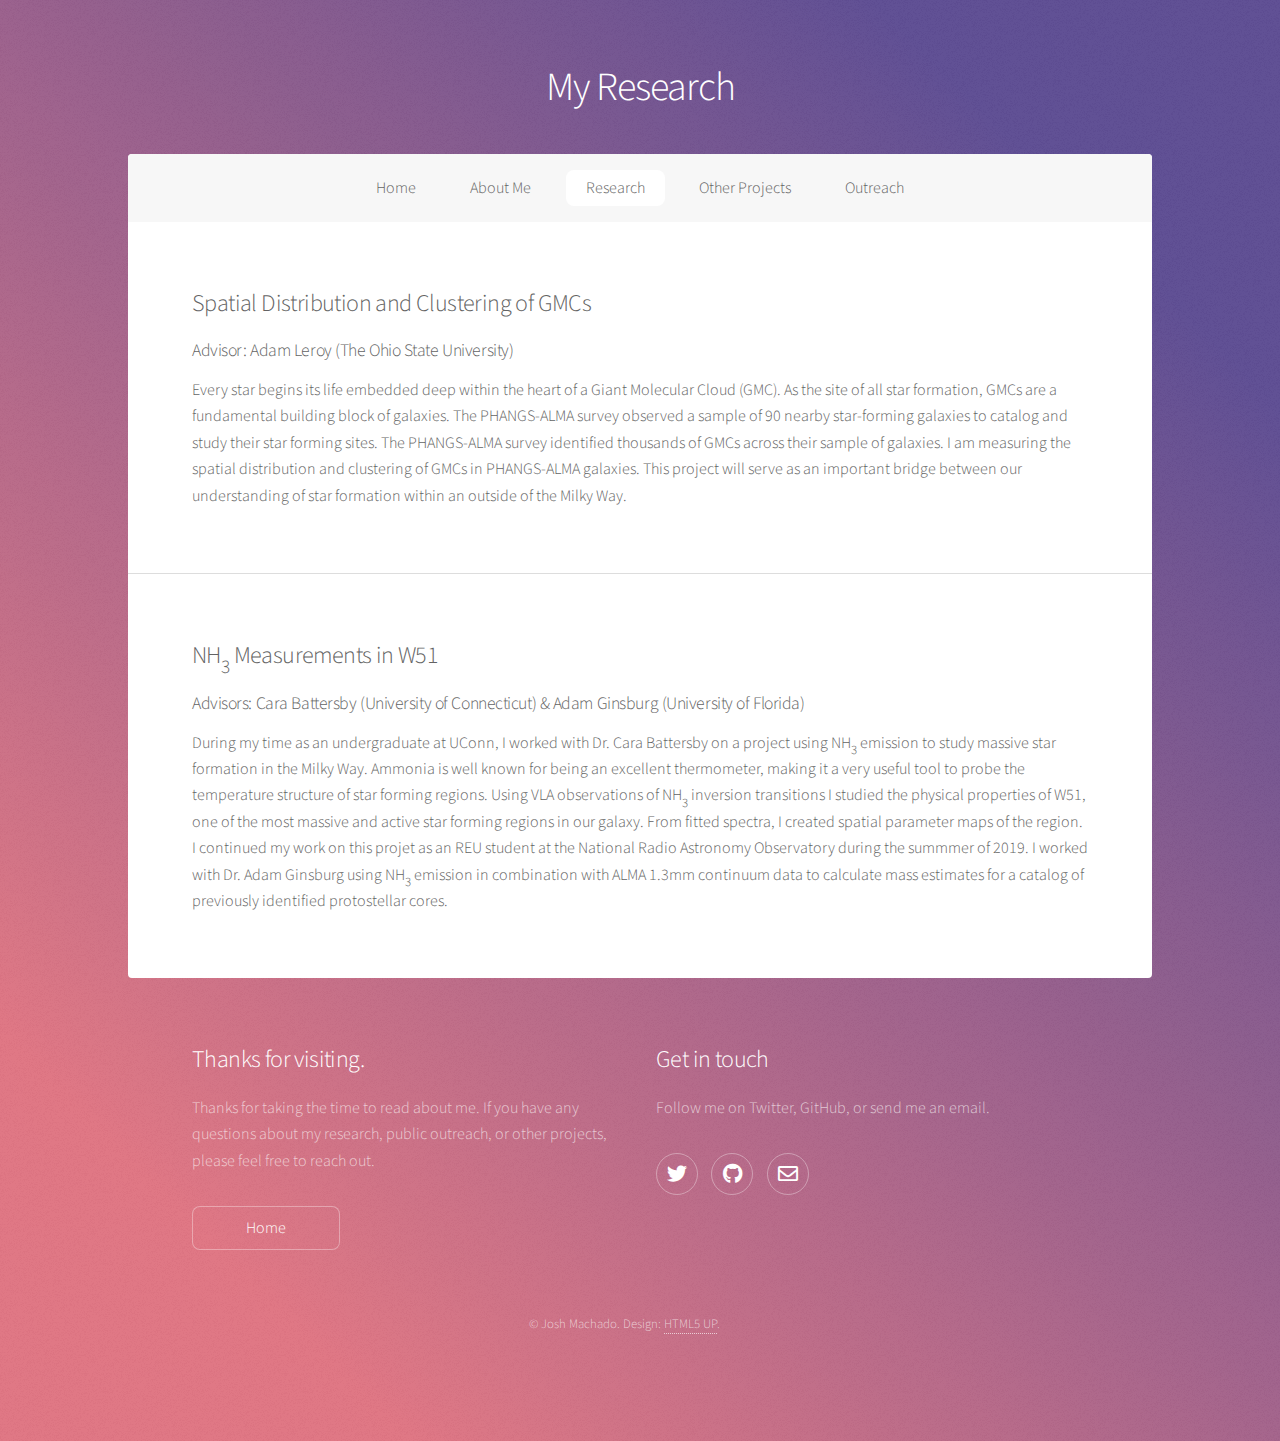
<file: research.html>
<!DOCTYPE HTML>
<!--
	Stellar by HTML5 UP
	html5up.net | @ajlkn
	Free for personal and commercial use under the CCA 3.0 license (html5up.net/license)
-->
<html>
	<head>
		<title>My Research - Josh Machado</title>
		<meta charset="utf-8" />
		<meta name="viewport" content="width=device-width, initial-scale=1, user-scalable=no" />
		<link rel="stylesheet" href="assets/css/main.css" />
		<noscript><link rel="stylesheet" href="assets/css/noscript.css" /></noscript>
	</head>
	<body class="is-preload">

		<!-- Wrapper -->
			<div id="wrapper">

				<!-- Header -->
					<header id="header">
						<h1>My Research</h1>
						<p></p>
					</header>
					<nav id="nav">
						<ul>
							<li><a href="./">Home</a></li>
							<li><a href="index.html#intro">About Me</a></li>
							<li><a href="research.html#top" class="active">Research</a></li>
							<li><a href="index.html#projects">Other Projects</a></li>
							<li><a href="index.html#outreach">Outreach</a></li>
						</ul>
					</nav>
				<!-- Main -->
					<div id="main">

						<!-- Content -->
							<section id="gmcs" class="main">
								<h2>Spatial Distribution and Clustering of GMCs</h2>
								<h4>Advisor: Adam Leroy (The Ohio State University)</h4>
								<p>Every star begins its life embedded deep within the heart of a Giant Molecular Cloud (GMC). As the site of all star formation, GMCs are a fundamental building block of galaxies.
									The PHANGS-ALMA survey observed a sample of 90 nearby star-forming galaxies to catalog and study their star forming sites.

								The PHANGS-ALMA survey identified thousands of GMCs across their sample of galaxies. I am measuring the spatial distribution and clustering of GMCs in PHANGS-ALMA galaxies.
									This project will serve as an important bridge between our understanding of star formation within an outside of the Milky Way.
								</p>
							</section>
							<section id="w51" class="main">
								<h2>NH<sub>3</sub> Measurements in W51</h2>
								<h4>Advisors: Cara Battersby (University of Connecticut) & Adam Ginsburg (University of Florida)</h4>
								<p>During my time as an undergraduate at UConn, I worked with Dr. Cara Battersby on a project using NH<sub>3</sub> emission to study massive star formation in the Milky Way. Ammonia is well known for being an excellent thermometer, making it a very useful tool to probe the temperature structure of star forming regions. Using VLA observations of NH<sub>3</sub> inversion transitions I studied the physical properties of W51, one of the most massive and active star forming regions in our galaxy. From fitted spectra, I created spatial parameter maps of the region. I continued my work on this projet as an REU student at the National Radio Astronomy Observatory during the summmer of 2019. I worked with Dr. Adam Ginsburg using NH<sub>3</sub> emission in combination with ALMA 1.3mm continuum data to calculate mass estimates for a catalog of previously identified protostellar cores.</p>
							</section>

					</div>

				<!-- Footer -->
				<footer id="footer">
					<section>
						<h2>Thanks for visiting.</h2>
						<p>Thanks for taking the time to read about me. If you have any questions about my research, public outreach, or other projects, please feel free to reach out.</p>
						<ul class="actions">
							<li><a href="./" class="button">Home</a></li>
						</ul>
					</section>
					<section>
						<h2>Get in touch</h2>
						<dl class="alt">
							<p> Follow me on Twitter, GitHub, or send me an email. </p>
						</dl>
						<ul class="icons">
							<li><a href="https://twitter.com/astronomerjosh" target="_blank" class="icon brands alt fa-twitter"><span class="label">Twitter</span></a></li>
							<li><a href="https://github.com/joshmachado" target="_blank" class="icon brands alt fa-github"><span class="label">GitHub</span></a></li>
							<li><a href="mailto:josh.a.machado@gmail.com" target="_blank" class="icon web application alt fa-envelope"><span class="label">Email</span></a></li>
						</ul>
					</section>
					<p class="copyright">&copy; Josh Machado. Design: <a href="https://html5up.net">HTML5 UP</a>.</p>
				</footer>

			</div>

		<!-- Scripts -->
			<script src="assets/js/jquery.min.js"></script>
			<script src="assets/js/jquery.scrollex.min.js"></script>
			<script src="assets/js/jquery.scrolly.min.js"></script>
			<script src="assets/js/browser.min.js"></script>
			<script src="assets/js/breakpoints.min.js"></script>
			<script src="assets/js/util.js"></script>
			<script src="assets/js/main.js"></script>

	</body>
</html>
</file>
<file: assets/css/noscript.css>
/*
	Stellar by HTML5 UP
	html5up.net | @ajlkn
	Free for personal and commercial use under the CCA 3.0 license (html5up.net/license)
*/

/* Header */

	body.is-preload #header.alt > * {
		opacity: 1;
	}

	body.is-preload #header.alt .logo {
		-moz-transform: none;
		-webkit-transform: none;
		-ms-transform: none;
		transform: none;
	}
</file>
<file: assets/css/main.css>
@import url(fontawesome-all.min.css);
@import 'https://fonts.googleapis.com/css?family=Source+Sans+Pro:300,400';

/*
	Stellar by HTML5 UP
	html5up.net | @ajlkn
	Free for personal and commercial use under the CCA 3.0 license (html5up.net/license)
*/

html, body, div, span, applet, object,
iframe, h1, h2, h3, h4, h5, h6, p, blockquote,
pre, a, abbr, acronym, address, big, cite,
code, del, dfn, em, img, ins, kbd, q, s, samp,
small, strike, strong, sub, sup, tt, var, b,
u, i, center, dl, dt, dd, ol, ul, li, fieldset,
form, label, legend, table, caption, tbody,
tfoot, thead, tr, th, td, article, aside,
canvas, details, embed, figure, figcaption,
footer, header, hgroup, menu, nav, output, ruby,
section, summary, time, mark, audio, video {
	margin: 0;
	padding: 0;
	border: 0;
	font-size: 100%;
	font: inherit;
	vertical-align: baseline;}

article, aside, details, figcaption, figure,
footer, header, hgroup, menu, nav, section {
	display: block;}

body {
	line-height: 1;
}

ol, ul {
	list-style: none;
}

blockquote, q {
	quotes: none;
}

	blockquote:before, blockquote:after, q:before, q:after {
		content: '';
		content: none;
	}

table {
	border-collapse: collapse;
	border-spacing: 0;
}

body {
	-webkit-text-size-adjust: none;
}

mark {
	background-color: transparent;
	color: inherit;
}

input::-moz-focus-inner {
	border: 0;
	padding: 0;
}

input, select, textarea {
	-moz-appearance: none;
	-webkit-appearance: none;
	-ms-appearance: none;
	appearance: none;
}

/* Basic */

	@-ms-viewport {
		width: device-width;
	}

	body {
		-ms-overflow-style: scrollbar;
	}

	@media screen and (max-width: 480px) {

		html, body {
			min-width: 320px;
		}

	}

	html {
		box-sizing: border-box;
	}

	*, *:before, *:after {
		box-sizing: inherit;
	}

	body {
		background-color: #935d8c;
		background-image: url("images/overlay.png"), -moz-linear-gradient(45deg, #e37682 15%, #5f4d93 85%);
		background-image: url("images/overlay.png"), -webkit-linear-gradient(45deg, #e37682 15%, #5f4d93 85%);
		background-image: url("images/overlay.png"), -ms-linear-gradient(45deg, #e37682 15%, #5f4d93 85%);
		background-image: url("images/overlay.png"), linear-gradient(45deg, #e37682 15%, #5f4d93 85%);
	}

		body.is-preload *, body.is-preload *:before, body.is-preload *:after {
			-moz-animation: none !important;
			-webkit-animation: none !important;
			-ms-animation: none !important;
			animation: none !important;
			-moz-transition: none !important;
			-webkit-transition: none !important;
			-ms-transition: none !important;
			transition: none !important;
		}

/* Type */

	body {
		background-color: #935d8c;
		color: rgba(255, 255, 255, 0.65);
	}

	body, input, select, textarea {
		font-family: "Source Sans Pro", Helvetica, sans-serif;
		font-size: 17pt;
		font-weight: 300;
		line-height: 1.65;
	}

		@media screen and (max-width: 1680px) {

			body, input, select, textarea {
				font-size: 14pt;
			}

		}

		@media screen and (max-width: 1280px) {

			body, input, select, textarea {
				font-size: 12pt;
			}

		}

		@media screen and (max-width: 360px) {

			body, input, select, textarea {
				font-size: 11pt;
			}

		}

	a {
		-moz-transition: color 0.2s ease, border-bottom 0.2s ease;
		-webkit-transition: color 0.2s ease, border-bottom 0.2s ease;
		-ms-transition: color 0.2s ease, border-bottom 0.2s ease;
		transition: color 0.2s ease, border-bottom 0.2s ease;
		text-decoration: none;
		border-bottom: dotted 1px;
		color: inherit;
	}

		a:hover {
			border-bottom-color: transparent;
		}

	strong, b {
		font-weight: 400;
	}

	em, i {
		font-style: italic;
	}

	p {
		margin: 0 0 2em 0;
	}

		p.content {
			-moz-columns: 20em 2;
			-webkit-columns: 20em 2;
			-ms-columns: 20em 2;
			columns: 20em 2;
			-moz-column-gap: 2em;
			-webkit-column-gap: 2em;
			-ms-column-gap: 2em;
			column-gap: 2em;
			text-align: justify;
		}

	h1, h2, h3, h4, h5, h6 {
		font-weight: 300;
		line-height: 1.5;
		margin: 0 0 0.7em 0;
		letter-spacing: -0.025em;
	}

		h1 a, h2 a, h3 a, h4 a, h5 a, h6 a {
			color: inherit;
			text-decoration: none;
		}

	h1 {
		font-size: 2.5em;
		line-height: 1.2;
	}

	h2 {
		font-size: 1.5em;
	}

	h3 {
		font-size: 1.25em;
	}

	h4 {
		font-size: 1.1em;
	}

	h5 {
		font-size: 0.9em;
	}

	h6 {
		font-size: 0.7em;
	}

	@media screen and (max-width: 736px) {

		h1 {
			font-size: 2em;
		}

	}

	sub {
		font-size: 0.8em;
		position: relative;
		top: 0.5em;
	}

	sup {
		font-size: 0.8em;
		position: relative;
		top: -0.5em;
	}

	blockquote {
		border-left: solid 4px;
		font-style: italic;
		margin: 0 0 2em 0;
		padding: 0.5em 0 0.5em 2em;
	}

	code {
		border-radius: 8px;
		border: solid 1px;
		font-family: "Courier New", monospace;
		font-size: 0.9em;
		margin: 0 0.25em;
		padding: 0.25em 0.65em;
	}

	pre {
		-webkit-overflow-scrolling: touch;
		font-family: "Courier New", monospace;
		font-size: 0.9em;
		margin: 0 0 2em 0;
	}

		pre code {
			display: block;
			line-height: 1.75;
			padding: 1em 1.5em;
			overflow-x: auto;
		}

	hr {
		border: 0;
		border-bottom: solid 1px;
		margin: 2em 0;
	}

		hr.major {
			margin: 3em 0;
		}

	.align-left {
		text-align: left;
	}

	.align-center {
		text-align: center;
	}

	.align-right {
		text-align: right;
	}

	input, select, textarea {
		color: #ffffff;
	}

	a:hover {
		color: #ffffff;
	}

	strong, b {
		color: #ffffff;
	}

	h1, h2, h3, h4, h5, h6 {
		color: #ffffff;
	}

	blockquote {
		border-left-color: rgba(255, 255, 255, 0.35);
	}

	code {
		background: rgba(255, 255, 255, 0.075);
		border-color: rgba(255, 255, 255, 0.35);
	}

	hr {
		border-bottom-color: rgba(255, 255, 255, 0.35);
	}

/* Row */

	.row {
		display: flex;
		flex-wrap: wrap;
		box-sizing: border-box;
		align-items: stretch;
	}

		.row > * {
			box-sizing: border-box;
		}

		.row.gtr-uniform > * > :last-child {
			margin-bottom: 0;
		}

		.row.aln-left {
			justify-content: flex-start;
		}

		.row.aln-center {
			justify-content: center;
		}

		.row.aln-right {
			justify-content: flex-end;
		}

		.row.aln-top {
			align-items: flex-start;
		}

		.row.aln-middle {
			align-items: center;
		}

		.row.aln-bottom {
			align-items: flex-end;
		}

		.row > .imp {
			order: -1;
		}

		.row > .col-1 {
			width: 8.33333%;
		}

		.row > .off-1 {
			margin-left: 8.33333%;
		}

		.row > .col-2 {
			width: 16.66667%;
		}

		.row > .off-2 {
			margin-left: 16.66667%;
		}

		.row > .col-3 {
			width: 25%;
		}

		.row > .off-3 {
			margin-left: 25%;
		}

		.row > .col-4 {
			width: 33.33333%;
		}

		.row > .off-4 {
			margin-left: 33.33333%;
		}

		.row > .col-5 {
			width: 41.66667%;
		}

		.row > .off-5 {
			margin-left: 41.66667%;
		}

		.row > .col-6 {
			width: 50%;
		}

		.row > .off-6 {
			margin-left: 50%;
		}

		.row > .col-7 {
			width: 58.33333%;
		}

		.row > .off-7 {
			margin-left: 58.33333%;
		}

		.row > .col-8 {
			width: 66.66667%;
		}

		.row > .off-8 {
			margin-left: 66.66667%;
		}

		.row > .col-9 {
			width: 75%;
		}

		.row > .off-9 {
			margin-left: 75%;
		}

		.row > .col-10 {
			width: 83.33333%;
		}

		.row > .off-10 {
			margin-left: 83.33333%;
		}

		.row > .col-11 {
			width: 91.66667%;
		}

		.row > .off-11 {
			margin-left: 91.66667%;
		}

		.row > .col-12 {
			width: 100%;
		}

		.row > .off-12 {
			margin-left: 100%;
		}

		.row.gtr-0 {
			margin-top: 0;
			margin-left: 0em;
		}

			.row.gtr-0 > * {
				padding: 0 0 0 0em;
			}

			.row.gtr-0.gtr-uniform {
				margin-top: 0em;
			}

				.row.gtr-0.gtr-uniform > * {
					padding-top: 0em;
				}

		.row.gtr-25 {
			margin-top: 0;
			margin-left: -0.375em;
		}

			.row.gtr-25 > * {
				padding: 0 0 0 0.375em;
			}

			.row.gtr-25.gtr-uniform {
				margin-top: -0.375em;
			}

				.row.gtr-25.gtr-uniform > * {
					padding-top: 0.375em;
				}

		.row.gtr-50 {
			margin-top: 0;
			margin-left: -0.75em;
		}

			.row.gtr-50 > * {
				padding: 0 0 0 0.75em;
			}

			.row.gtr-50.gtr-uniform {
				margin-top: -0.75em;
			}

				.row.gtr-50.gtr-uniform > * {
					padding-top: 0.75em;
				}

		.row {
			margin-top: 0;
			margin-left: -1.5em;
		}

			.row > * {
				padding: 0 0 0 1.5em;
			}

			.row.gtr-uniform {
				margin-top: -1.5em;
			}

				.row.gtr-uniform > * {
					padding-top: 1.5em;
				}

		.row.gtr-150 {
			margin-top: 0;
			margin-left: -2.25em;
		}

			.row.gtr-150 > * {
				padding: 0 0 0 2.25em;
			}

			.row.gtr-150.gtr-uniform {
				margin-top: -2.25em;
			}

				.row.gtr-150.gtr-uniform > * {
					padding-top: 2.25em;
				}

		.row.gtr-200 {
			margin-top: 0;
			margin-left: -3em;
		}

			.row.gtr-200 > * {
				padding: 0 0 0 3em;
			}

			.row.gtr-200.gtr-uniform {
				margin-top: -3em;
			}

				.row.gtr-200.gtr-uniform > * {
					padding-top: 3em;
				}

		@media screen and (max-width: 1680px) {

			.row {
				display: flex;
				flex-wrap: wrap;
				box-sizing: border-box;
				align-items: stretch;
			}

				.row > * {
					box-sizing: border-box;
				}

				.row.gtr-uniform > * > :last-child {
					margin-bottom: 0;
				}

				.row.aln-left {
					justify-content: flex-start;
				}

				.row.aln-center {
					justify-content: center;
				}

				.row.aln-right {
					justify-content: flex-end;
				}

				.row.aln-top {
					align-items: flex-start;
				}

				.row.aln-middle {
					align-items: center;
				}

				.row.aln-bottom {
					align-items: flex-end;
				}

				.row > .imp-xlarge {
					order: -1;
				}

				.row > .col-1-xlarge {
					width: 8.33333%;
				}

				.row > .off-1-xlarge {
					margin-left: 8.33333%;
				}

				.row > .col-2-xlarge {
					width: 16.66667%;
				}

				.row > .off-2-xlarge {
					margin-left: 16.66667%;
				}

				.row > .col-3-xlarge {
					width: 25%;
				}

				.row > .off-3-xlarge {
					margin-left: 25%;
				}

				.row > .col-4-xlarge {
					width: 33.33333%;
				}

				.row > .off-4-xlarge {
					margin-left: 33.33333%;
				}

				.row > .col-5-xlarge {
					width: 41.66667%;
				}

				.row > .off-5-xlarge {
					margin-left: 41.66667%;
				}

				.row > .col-6-xlarge {
					width: 50%;
				}

				.row > .off-6-xlarge {
					margin-left: 50%;
				}

				.row > .col-7-xlarge {
					width: 58.33333%;
				}

				.row > .off-7-xlarge {
					margin-left: 58.33333%;
				}

				.row > .col-8-xlarge {
					width: 66.66667%;
				}

				.row > .off-8-xlarge {
					margin-left: 66.66667%;
				}

				.row > .col-9-xlarge {
					width: 75%;
				}

				.row > .off-9-xlarge {
					margin-left: 75%;
				}

				.row > .col-10-xlarge {
					width: 83.33333%;
				}

				.row > .off-10-xlarge {
					margin-left: 83.33333%;
				}

				.row > .col-11-xlarge {
					width: 91.66667%;
				}

				.row > .off-11-xlarge {
					margin-left: 91.66667%;
				}

				.row > .col-12-xlarge {
					width: 100%;
				}

				.row > .off-12-xlarge {
					margin-left: 100%;
				}

				.row.gtr-0 {
					margin-top: 0;
					margin-left: 0em;
				}

					.row.gtr-0 > * {
						padding: 0 0 0 0em;
					}

					.row.gtr-0.gtr-uniform {
						margin-top: 0em;
					}

						.row.gtr-0.gtr-uniform > * {
							padding-top: 0em;
						}

				.row.gtr-25 {
					margin-top: 0;
					margin-left: -0.375em;
				}

					.row.gtr-25 > * {
						padding: 0 0 0 0.375em;
					}

					.row.gtr-25.gtr-uniform {
						margin-top: -0.375em;
					}

						.row.gtr-25.gtr-uniform > * {
							padding-top: 0.375em;
						}

				.row.gtr-50 {
					margin-top: 0;
					margin-left: -0.75em;
				}

					.row.gtr-50 > * {
						padding: 0 0 0 0.75em;
					}

					.row.gtr-50.gtr-uniform {
						margin-top: -0.75em;
					}

						.row.gtr-50.gtr-uniform > * {
							padding-top: 0.75em;
						}

				.row {
					margin-top: 0;
					margin-left: -1.5em;
				}

					.row > * {
						padding: 0 0 0 1.5em;
					}

					.row.gtr-uniform {
						margin-top: -1.5em;
					}

						.row.gtr-uniform > * {
							padding-top: 1.5em;
						}

				.row.gtr-150 {
					margin-top: 0;
					margin-left: -2.25em;
				}

					.row.gtr-150 > * {
						padding: 0 0 0 2.25em;
					}

					.row.gtr-150.gtr-uniform {
						margin-top: -2.25em;
					}

						.row.gtr-150.gtr-uniform > * {
							padding-top: 2.25em;
						}

				.row.gtr-200 {
					margin-top: 0;
					margin-left: -3em;
				}

					.row.gtr-200 > * {
						padding: 0 0 0 3em;
					}

					.row.gtr-200.gtr-uniform {
						margin-top: -3em;
					}

						.row.gtr-200.gtr-uniform > * {
							padding-top: 3em;
						}

		}

		@media screen and (max-width: 1280px) {

			.row {
				display: flex;
				flex-wrap: wrap;
				box-sizing: border-box;
				align-items: stretch;
			}

				.row > * {
					box-sizing: border-box;
				}

				.row.gtr-uniform > * > :last-child {
					margin-bottom: 0;
				}

				.row.aln-left {
					justify-content: flex-start;
				}

				.row.aln-center {
					justify-content: center;
				}

				.row.aln-right {
					justify-content: flex-end;
				}

				.row.aln-top {
					align-items: flex-start;
				}

				.row.aln-middle {
					align-items: center;
				}

				.row.aln-bottom {
					align-items: flex-end;
				}

				.row > .imp-large {
					order: -1;
				}

				.row > .col-1-large {
					width: 8.33333%;
				}

				.row > .off-1-large {
					margin-left: 8.33333%;
				}

				.row > .col-2-large {
					width: 16.66667%;
				}

				.row > .off-2-large {
					margin-left: 16.66667%;
				}

				.row > .col-3-large {
					width: 25%;
				}

				.row > .off-3-large {
					margin-left: 25%;
				}

				.row > .col-4-large {
					width: 33.33333%;
				}

				.row > .off-4-large {
					margin-left: 33.33333%;
				}

				.row > .col-5-large {
					width: 41.66667%;
				}

				.row > .off-5-large {
					margin-left: 41.66667%;
				}

				.row > .col-6-large {
					width: 50%;
				}

				.row > .off-6-large {
					margin-left: 50%;
				}

				.row > .col-7-large {
					width: 58.33333%;
				}

				.row > .off-7-large {
					margin-left: 58.33333%;
				}

				.row > .col-8-large {
					width: 66.66667%;
				}

				.row > .off-8-large {
					margin-left: 66.66667%;
				}

				.row > .col-9-large {
					width: 75%;
				}

				.row > .off-9-large {
					margin-left: 75%;
				}

				.row > .col-10-large {
					width: 83.33333%;
				}

				.row > .off-10-large {
					margin-left: 83.33333%;
				}

				.row > .col-11-large {
					width: 91.66667%;
				}

				.row > .off-11-large {
					margin-left: 91.66667%;
				}

				.row > .col-12-large {
					width: 100%;
				}

				.row > .off-12-large {
					margin-left: 100%;
				}

				.row.gtr-0 {
					margin-top: 0;
					margin-left: 0em;
				}

					.row.gtr-0 > * {
						padding: 0 0 0 0em;
					}

					.row.gtr-0.gtr-uniform {
						margin-top: 0em;
					}

						.row.gtr-0.gtr-uniform > * {
							padding-top: 0em;
						}

				.row.gtr-25 {
					margin-top: 0;
					margin-left: -0.375em;
				}

					.row.gtr-25 > * {
						padding: 0 0 0 0.375em;
					}

					.row.gtr-25.gtr-uniform {
						margin-top: -0.375em;
					}

						.row.gtr-25.gtr-uniform > * {
							padding-top: 0.375em;
						}

				.row.gtr-50 {
					margin-top: 0;
					margin-left: -0.75em;
				}

					.row.gtr-50 > * {
						padding: 0 0 0 0.75em;
					}

					.row.gtr-50.gtr-uniform {
						margin-top: -0.75em;
					}

						.row.gtr-50.gtr-uniform > * {
							padding-top: 0.75em;
						}

				.row {
					margin-top: 0;
					margin-left: -1.5em;
				}

					.row > * {
						padding: 0 0 0 1.5em;
					}

					.row.gtr-uniform {
						margin-top: -1.5em;
					}

						.row.gtr-uniform > * {
							padding-top: 1.5em;
						}

				.row.gtr-150 {
					margin-top: 0;
					margin-left: -2.25em;
				}

					.row.gtr-150 > * {
						padding: 0 0 0 2.25em;
					}

					.row.gtr-150.gtr-uniform {
						margin-top: -2.25em;
					}

						.row.gtr-150.gtr-uniform > * {
							padding-top: 2.25em;
						}

				.row.gtr-200 {
					margin-top: 0;
					margin-left: -3em;
				}

					.row.gtr-200 > * {
						padding: 0 0 0 3em;
					}

					.row.gtr-200.gtr-uniform {
						margin-top: -3em;
					}

						.row.gtr-200.gtr-uniform > * {
							padding-top: 3em;
						}

		}

		@media screen and (max-width: 980px) {

			.row {
				display: flex;
				flex-wrap: wrap;
				box-sizing: border-box;
				align-items: stretch;
			}

				.row > * {
					box-sizing: border-box;
				}

				.row.gtr-uniform > * > :last-child {
					margin-bottom: 0;
				}

				.row.aln-left {
					justify-content: flex-start;
				}

				.row.aln-center {
					justify-content: center;
				}

				.row.aln-right {
					justify-content: flex-end;
				}

				.row.aln-top {
					align-items: flex-start;
				}

				.row.aln-middle {
					align-items: center;
				}

				.row.aln-bottom {
					align-items: flex-end;
				}

				.row > .imp-medium {
					order: -1;
				}

				.row > .col-1-medium {
					width: 8.33333%;
				}

				.row > .off-1-medium {
					margin-left: 8.33333%;
				}

				.row > .col-2-medium {
					width: 16.66667%;
				}

				.row > .off-2-medium {
					margin-left: 16.66667%;
				}

				.row > .col-3-medium {
					width: 25%;
				}

				.row > .off-3-medium {
					margin-left: 25%;
				}

				.row > .col-4-medium {
					width: 33.33333%;
				}

				.row > .off-4-medium {
					margin-left: 33.33333%;
				}

				.row > .col-5-medium {
					width: 41.66667%;
				}

				.row > .off-5-medium {
					margin-left: 41.66667%;
				}

				.row > .col-6-medium {
					width: 50%;
				}

				.row > .off-6-medium {
					margin-left: 50%;
				}

				.row > .col-7-medium {
					width: 58.33333%;
				}

				.row > .off-7-medium {
					margin-left: 58.33333%;
				}

				.row > .col-8-medium {
					width: 66.66667%;
				}

				.row > .off-8-medium {
					margin-left: 66.66667%;
				}

				.row > .col-9-medium {
					width: 75%;
				}

				.row > .off-9-medium {
					margin-left: 75%;
				}

				.row > .col-10-medium {
					width: 83.33333%;
				}

				.row > .off-10-medium {
					margin-left: 83.33333%;
				}

				.row > .col-11-medium {
					width: 91.66667%;
				}

				.row > .off-11-medium {
					margin-left: 91.66667%;
				}

				.row > .col-12-medium {
					width: 100%;
				}

				.row > .off-12-medium {
					margin-left: 100%;
				}

				.row.gtr-0 {
					margin-top: 0;
					margin-left: 0em;
				}

					.row.gtr-0 > * {
						padding: 0 0 0 0em;
					}

					.row.gtr-0.gtr-uniform {
						margin-top: 0em;
					}

						.row.gtr-0.gtr-uniform > * {
							padding-top: 0em;
						}

				.row.gtr-25 {
					margin-top: 0;
					margin-left: -0.375em;
				}

					.row.gtr-25 > * {
						padding: 0 0 0 0.375em;
					}

					.row.gtr-25.gtr-uniform {
						margin-top: -0.375em;
					}

						.row.gtr-25.gtr-uniform > * {
							padding-top: 0.375em;
						}

				.row.gtr-50 {
					margin-top: 0;
					margin-left: -0.75em;
				}

					.row.gtr-50 > * {
						padding: 0 0 0 0.75em;
					}

					.row.gtr-50.gtr-uniform {
						margin-top: -0.75em;
					}

						.row.gtr-50.gtr-uniform > * {
							padding-top: 0.75em;
						}

				.row {
					margin-top: 0;
					margin-left: -1.5em;
				}

					.row > * {
						padding: 0 0 0 1.5em;
					}

					.row.gtr-uniform {
						margin-top: -1.5em;
					}

						.row.gtr-uniform > * {
							padding-top: 1.5em;
						}

				.row.gtr-150 {
					margin-top: 0;
					margin-left: -2.25em;
				}

					.row.gtr-150 > * {
						padding: 0 0 0 2.25em;
					}

					.row.gtr-150.gtr-uniform {
						margin-top: -2.25em;
					}

						.row.gtr-150.gtr-uniform > * {
							padding-top: 2.25em;
						}

				.row.gtr-200 {
					margin-top: 0;
					margin-left: -3em;
				}

					.row.gtr-200 > * {
						padding: 0 0 0 3em;
					}

					.row.gtr-200.gtr-uniform {
						margin-top: -3em;
					}

						.row.gtr-200.gtr-uniform > * {
							padding-top: 3em;
						}

		}

		@media screen and (max-width: 736px) {

			.row {
				display: flex;
				flex-wrap: wrap;
				box-sizing: border-box;
				align-items: stretch;
			}

				.row > * {
					box-sizing: border-box;
				}

				.row.gtr-uniform > * > :last-child {
					margin-bottom: 0;
				}

				.row.aln-left {
					justify-content: flex-start;
				}

				.row.aln-center {
					justify-content: center;
				}

				.row.aln-right {
					justify-content: flex-end;
				}

				.row.aln-top {
					align-items: flex-start;
				}

				.row.aln-middle {
					align-items: center;
				}

				.row.aln-bottom {
					align-items: flex-end;
				}

				.row > .imp-small {
					order: -1;
				}

				.row > .col-1-small {
					width: 8.33333%;
				}

				.row > .off-1-small {
					margin-left: 8.33333%;
				}

				.row > .col-2-small {
					width: 16.66667%;
				}

				.row > .off-2-small {
					margin-left: 16.66667%;
				}

				.row > .col-3-small {
					width: 25%;
				}

				.row > .off-3-small {
					margin-left: 25%;
				}

				.row > .col-4-small {
					width: 33.33333%;
				}

				.row > .off-4-small {
					margin-left: 33.33333%;
				}

				.row > .col-5-small {
					width: 41.66667%;
				}

				.row > .off-5-small {
					margin-left: 41.66667%;
				}

				.row > .col-6-small {
					width: 50%;
				}

				.row > .off-6-small {
					margin-left: 50%;
				}

				.row > .col-7-small {
					width: 58.33333%;
				}

				.row > .off-7-small {
					margin-left: 58.33333%;
				}

				.row > .col-8-small {
					width: 66.66667%;
				}

				.row > .off-8-small {
					margin-left: 66.66667%;
				}

				.row > .col-9-small {
					width: 75%;
				}

				.row > .off-9-small {
					margin-left: 75%;
				}

				.row > .col-10-small {
					width: 83.33333%;
				}

				.row > .off-10-small {
					margin-left: 83.33333%;
				}

				.row > .col-11-small {
					width: 91.66667%;
				}

				.row > .off-11-small {
					margin-left: 91.66667%;
				}

				.row > .col-12-small {
					width: 100%;
				}

				.row > .off-12-small {
					margin-left: 100%;
				}

				.row.gtr-0 {
					margin-top: 0;
					margin-left: 0em;
				}

					.row.gtr-0 > * {
						padding: 0 0 0 0em;
					}

					.row.gtr-0.gtr-uniform {
						margin-top: 0em;
					}

						.row.gtr-0.gtr-uniform > * {
							padding-top: 0em;
						}

				.row.gtr-25 {
					margin-top: 0;
					margin-left: -0.25em;
				}

					.row.gtr-25 > * {
						padding: 0 0 0 0.25em;
					}

					.row.gtr-25.gtr-uniform {
						margin-top: -0.25em;
					}

						.row.gtr-25.gtr-uniform > * {
							padding-top: 0.25em;
						}

				.row.gtr-50 {
					margin-top: 0;
					margin-left: -0.5em;
				}

					.row.gtr-50 > * {
						padding: 0 0 0 0.5em;
					}

					.row.gtr-50.gtr-uniform {
						margin-top: -0.5em;
					}

						.row.gtr-50.gtr-uniform > * {
							padding-top: 0.5em;
						}

				.row {
					margin-top: 0;
					margin-left: -1em;
				}

					.row > * {
						padding: 0 0 0 1em;
					}

					.row.gtr-uniform {
						margin-top: -1em;
					}

						.row.gtr-uniform > * {
							padding-top: 1em;
						}

				.row.gtr-150 {
					margin-top: 0;
					margin-left: -1.5em;
				}

					.row.gtr-150 > * {
						padding: 0 0 0 1.5em;
					}

					.row.gtr-150.gtr-uniform {
						margin-top: -1.5em;
					}

						.row.gtr-150.gtr-uniform > * {
							padding-top: 1.5em;
						}

				.row.gtr-200 {
					margin-top: 0;
					margin-left: -2em;
				}

					.row.gtr-200 > * {
						padding: 0 0 0 2em;
					}

					.row.gtr-200.gtr-uniform {
						margin-top: -2em;
					}

						.row.gtr-200.gtr-uniform > * {
							padding-top: 2em;
						}

		}

		@media screen and (max-width: 480px) {

			.row {
				display: flex;
				flex-wrap: wrap;
				box-sizing: border-box;
				align-items: stretch;
			}

				.row > * {
					box-sizing: border-box;
				}

				.row.gtr-uniform > * > :last-child {
					margin-bottom: 0;
				}

				.row.aln-left {
					justify-content: flex-start;
				}

				.row.aln-center {
					justify-content: center;
				}

				.row.aln-right {
					justify-content: flex-end;
				}

				.row.aln-top {
					align-items: flex-start;
				}

				.row.aln-middle {
					align-items: center;
				}

				.row.aln-bottom {
					align-items: flex-end;
				}

				.row > .imp-xsmall {
					order: -1;
				}

				.row > .col-1-xsmall {
					width: 8.33333%;
				}

				.row > .off-1-xsmall {
					margin-left: 8.33333%;
				}

				.row > .col-2-xsmall {
					width: 16.66667%;
				}

				.row > .off-2-xsmall {
					margin-left: 16.66667%;
				}

				.row > .col-3-xsmall {
					width: 25%;
				}

				.row > .off-3-xsmall {
					margin-left: 25%;
				}

				.row > .col-4-xsmall {
					width: 33.33333%;
				}

				.row > .off-4-xsmall {
					margin-left: 33.33333%;
				}

				.row > .col-5-xsmall {
					width: 41.66667%;
				}

				.row > .off-5-xsmall {
					margin-left: 41.66667%;
				}

				.row > .col-6-xsmall {
					width: 50%;
				}

				.row > .off-6-xsmall {
					margin-left: 50%;
				}

				.row > .col-7-xsmall {
					width: 58.33333%;
				}

				.row > .off-7-xsmall {
					margin-left: 58.33333%;
				}

				.row > .col-8-xsmall {
					width: 66.66667%;
				}

				.row > .off-8-xsmall {
					margin-left: 66.66667%;
				}

				.row > .col-9-xsmall {
					width: 75%;
				}

				.row > .off-9-xsmall {
					margin-left: 75%;
				}

				.row > .col-10-xsmall {
					width: 83.33333%;
				}

				.row > .off-10-xsmall {
					margin-left: 83.33333%;
				}

				.row > .col-11-xsmall {
					width: 91.66667%;
				}

				.row > .off-11-xsmall {
					margin-left: 91.66667%;
				}

				.row > .col-12-xsmall {
					width: 100%;
				}

				.row > .off-12-xsmall {
					margin-left: 100%;
				}

				.row.gtr-0 {
					margin-top: 0;
					margin-left: 0em;
				}

					.row.gtr-0 > * {
						padding: 0 0 0 0em;
					}

					.row.gtr-0.gtr-uniform {
						margin-top: 0em;
					}

						.row.gtr-0.gtr-uniform > * {
							padding-top: 0em;
						}

				.row.gtr-25 {
					margin-top: 0;
					margin-left: -0.3125em;
				}

					.row.gtr-25 > * {
						padding: 0 0 0 0.3125em;
					}

					.row.gtr-25.gtr-uniform {
						margin-top: -0.3125em;
					}

						.row.gtr-25.gtr-uniform > * {
							padding-top: 0.3125em;
						}

				.row.gtr-50 {
					margin-top: 0;
					margin-left: -0.625em;
				}

					.row.gtr-50 > * {
						padding: 0 0 0 0.625em;
					}

					.row.gtr-50.gtr-uniform {
						margin-top: -0.625em;
					}

						.row.gtr-50.gtr-uniform > * {
							padding-top: 0.625em;
						}

				.row {
					margin-top: 0;
					margin-left: -1.25em;
				}

					.row > * {
						padding: 0 0 0 1.25em;
					}

					.row.gtr-uniform {
						margin-top: -1.25em;
					}

						.row.gtr-uniform > * {
							padding-top: 1.25em;
						}

				.row.gtr-150 {
					margin-top: 0;
					margin-left: -1.875em;
				}

					.row.gtr-150 > * {
						padding: 0 0 0 1.875em;
					}

					.row.gtr-150.gtr-uniform {
						margin-top: -1.875em;
					}

						.row.gtr-150.gtr-uniform > * {
							padding-top: 1.875em;
						}

				.row.gtr-200 {
					margin-top: 0;
					margin-left: -2.5em;
				}

					.row.gtr-200 > * {
						padding: 0 0 0 2.5em;
					}

					.row.gtr-200.gtr-uniform {
						margin-top: -2.5em;
					}

						.row.gtr-200.gtr-uniform > * {
							padding-top: 2.5em;
						}

		}

/* Box */

	.box {
		border-radius: 8px;
		border: solid;
		margin-bottom: 2em;
		padding: 1.5em;
	}

		.box > :last-child,
		.box > :last-child > :last-child,
		.box > :last-child > :last-child > :last-child {
			margin-bottom: 0;
		}

		.box.alt {
			border: 0;
			border-radius: 0;
			padding: 0;
		}

	.box {
		border-color: rgba(255, 255, 255, 0.35);
	}

/* Button */

	input[type="submit"],
	input[type="reset"],
	input[type="button"],
	button,
	.button {
		-moz-appearance: none;
		-webkit-appearance: none;
		-ms-appearance: none;
		appearance: none;
		-moz-transition: background-color 0.2s ease-in-out, color 0.2s ease-in-out;
		-webkit-transition: background-color 0.2s ease-in-out, color 0.2s ease-in-out;
		-ms-transition: background-color 0.2s ease-in-out, color 0.2s ease-in-out;
		transition: background-color 0.2s ease-in-out, color 0.2s ease-in-out;
		border-radius: 8px;
		border: 0;
		cursor: pointer;
		display: inline-block;
		font-weight: 300;
		height: 2.75em;
		line-height: 2.75em;
		min-width: 9.25em;
		padding: 0 1.5em;
		text-align: center;
		text-decoration: none;
		white-space: nowrap;
	}

		input[type="submit"].icon,
		input[type="reset"].icon,
		input[type="button"].icon,
		button.icon,
		.button.icon {
			padding-left: 1.35em;
		}

			input[type="submit"].icon:before,
			input[type="reset"].icon:before,
			input[type="button"].icon:before,
			button.icon:before,
			.button.icon:before {
				margin-right: 0.5em;
			}

		input[type="submit"].fit,
		input[type="reset"].fit,
		input[type="button"].fit,
		button.fit,
		.button.fit {
			width: 100%;
		}

		input[type="submit"].small,
		input[type="reset"].small,
		input[type="button"].small,
		button.small,
		.button.small {
			font-size: 0.8em;
		}

		input[type="submit"].large,
		input[type="reset"].large,
		input[type="button"].large,
		button.large,
		.button.large {
			font-size: 1.35em;
		}

		input[type="submit"].disabled, input[type="submit"]:disabled,
		input[type="reset"].disabled,
		input[type="reset"]:disabled,
		input[type="button"].disabled,
		input[type="button"]:disabled,
		button.disabled,
		button:disabled,
		.button.disabled,
		.button:disabled {
			pointer-events: none;
			opacity: 0.25;
		}

		@media screen and (max-width: 736px) {

			input[type="submit"],
			input[type="reset"],
			input[type="button"],
			button,
			.button {
				min-width: 0;
			}

		}

	input[type="submit"],
	input[type="reset"],
	input[type="button"],
	button,
	.button {
		background-color: transparent;
		box-shadow: inset 0 0 0 1px rgba(255, 255, 255, 0.35);
		color: #ffffff !important;
	}

		input[type="submit"]:hover,
		input[type="reset"]:hover,
		input[type="button"]:hover,
		button:hover,
		.button:hover {
			background-color: rgba(255, 255, 255, 0.075);
		}

		input[type="submit"]:active,
		input[type="reset"]:active,
		input[type="button"]:active,
		button:active,
		.button:active {
			background-color: rgba(255, 255, 255, 0.2);
		}

		input[type="submit"].icon:before,
		input[type="reset"].icon:before,
		input[type="button"].icon:before,
		button.icon:before,
		.button.icon:before {
			color: rgba(255, 255, 255, 0.5);
		}

		input[type="submit"].primary,
		input[type="reset"].primary,
		input[type="button"].primary,
		button.primary,
		.button.primary {
			background-color: #8cc9f0;
			color: #ffffff !important;
			box-shadow: none;
		}

			input[type="submit"].primary:hover,
			input[type="reset"].primary:hover,
			input[type="button"].primary:hover,
			button.primary:hover,
			.button.primary:hover {
				background-color: #9acff2;
			}

			input[type="submit"].primary:active,
			input[type="reset"].primary:active,
			input[type="button"].primary:active,
			button.primary:active,
			.button.primary:active {
				background-color: #7ec3ee;
			}

			input[type="submit"].primary.icon:before,
			input[type="reset"].primary.icon:before,
			input[type="button"].primary.icon:before,
			button.primary.icon:before,
			.button.primary.icon:before {
				color: #ffffff !important;
			}

/* Form */

	form {
		margin: 0 0 2em 0;
	}

	label {
		display: block;
		font-size: 0.9em;
		font-weight: 400;
		margin: 0 0 1em 0;
	}

	input[type="text"],
	input[type="password"],
	input[type="email"],
	select,
	textarea {
		-moz-appearance: none;
		-webkit-appearance: none;
		-ms-appearance: none;
		appearance: none;
		border-radius: 8px;
		border: solid 1px;
		color: inherit;
		display: block;
		outline: 0;
		padding: 0 1em;
		text-decoration: none;
		width: 100%;
	}

		input[type="text"]:invalid,
		input[type="password"]:invalid,
		input[type="email"]:invalid,
		select:invalid,
		textarea:invalid {
			box-shadow: none;
		}

	select {
		background-size: 1.25rem;
		background-repeat: no-repeat;
		background-position: calc(100% - 1rem) center;
		height: 2.75em;
		padding-right: 2.75em;
		text-overflow: ellipsis;
	}

		select:focus::-ms-value {
			background-color: transparent;
		}

		select::-ms-expand {
			display: none;
		}

	input[type="text"],
	input[type="password"],
	input[type="email"],
	select {
		height: 2.75em;
	}

	textarea {
		padding: 0.75em 1em;
	}

	input[type="checkbox"],
	input[type="radio"] {
		-moz-appearance: none;
		-webkit-appearance: none;
		-ms-appearance: none;
		appearance: none;
		display: block;
		float: left;
		margin-right: -2em;
		opacity: 0;
		width: 1em;
		z-index: -1;
	}

		input[type="checkbox"] + label,
		input[type="radio"] + label {
			text-decoration: none;
			cursor: pointer;
			display: inline-block;
			font-size: 1em;
			font-weight: 300;
			padding-left: 2.4em;
			padding-right: 0.75em;
			position: relative;
		}

			input[type="checkbox"] + label:before,
			input[type="radio"] + label:before {
				-moz-osx-font-smoothing: grayscale;
				-webkit-font-smoothing: antialiased;
				display: inline-block;
				font-style: normal;
				font-variant: normal;
				text-rendering: auto;
				line-height: 1;
				text-transform: none !important;
				font-family: 'Font Awesome 5 Free';
				font-weight: 900;
			}

			input[type="checkbox"] + label:before,
			input[type="radio"] + label:before {
				border-radius: 8px;
				border: solid 1px;
				content: '';
				display: inline-block;
				font-size: 0.8em;
				height: 2.0625em;
				left: 0;
				line-height: 2.0625em;
				position: absolute;
				text-align: center;
				top: 0;
				width: 2.0625em;
			}

		input[type="checkbox"]:checked + label:before,
		input[type="radio"]:checked + label:before {
			content: '\f00c';
		}

	input[type="checkbox"] + label:before {
		border-radius: 8px;
	}

	input[type="radio"] + label:before {
		border-radius: 100%;
	}

	::-webkit-input-placeholder {
		opacity: 1.0;
	}

	:-moz-placeholder {
		opacity: 1.0;
	}

	::-moz-placeholder {
		opacity: 1.0;
	}

	:-ms-input-placeholder {
		opacity: 1.0;
	}

	label {
		color: #ffffff;
	}

	input[type="text"],
	input[type="password"],
	input[type="email"],
	select,
	textarea {
		background-color: rgba(255, 255, 255, 0.075);
		border-color: rgba(255, 255, 255, 0.35);
	}

		input[type="text"]:focus,
		input[type="password"]:focus,
		input[type="email"]:focus,
		select:focus,
		textarea:focus {
			border-color: #8cc9f0;
			box-shadow: 0 0 0 1px #8cc9f0;
		}

	select {
		background-image: url("data:image/svg+xml;charset=utf8,%3Csvg xmlns='http://www.w3.org/2000/svg' width='40' height='40' preserveAspectRatio='none' viewBox='0 0 40 40'%3E%3Cpath d='M9.4,12.3l10.4,10.4l10.4-10.4c0.2-0.2,0.5-0.4,0.9-0.4c0.3,0,0.6,0.1,0.9,0.4l3.3,3.3c0.2,0.2,0.4,0.5,0.4,0.9 c0,0.4-0.1,0.6-0.4,0.9L20.7,31.9c-0.2,0.2-0.5,0.4-0.9,0.4c-0.3,0-0.6-0.1-0.9-0.4L4.3,17.3c-0.2-0.2-0.4-0.5-0.4-0.9 c0-0.4,0.1-0.6,0.4-0.9l3.3-3.3c0.2-0.2,0.5-0.4,0.9-0.4S9.1,12.1,9.4,12.3z' fill='rgba(255, 255, 255, 0.35)' /%3E%3C/svg%3E");
	}

		select option {
			color: #ffffff;
			background: #935d8c;
		}

	input[type="checkbox"] + label,
	input[type="radio"] + label {
		color: rgba(255, 255, 255, 0.65);
	}

		input[type="checkbox"] + label:before,
		input[type="radio"] + label:before {
			background: rgba(255, 255, 255, 0.075);
			border-color: rgba(255, 255, 255, 0.35);
		}

	input[type="checkbox"]:checked + label:before,
	input[type="radio"]:checked + label:before {
		background-color: #ffffff;
		border-color: #ffffff;
		color: #935d8c;
	}

	input[type="checkbox"]:focus + label:before,
	input[type="radio"]:focus + label:before {
		border-color: #8cc9f0;
		box-shadow: 0 0 0 1px #8cc9f0;
	}

	::-webkit-input-placeholder {
		color: rgba(255, 255, 255, 0.5) !important;
	}

	:-moz-placeholder {
		color: rgba(255, 255, 255, 0.5) !important;
	}

	::-moz-placeholder {
		color: rgba(255, 255, 255, 0.5) !important;
	}

	:-ms-input-placeholder {
		color: rgba(255, 255, 255, 0.5) !important;
	}

	.formerize-placeholder {
		color: rgba(255, 255, 255, 0.5) !important;
	}

/* Icon */

	.icon {
		text-decoration: none;
		-moz-transition: background-color 0.2s ease-in-out, color 0.2s ease-in-out;
		-webkit-transition: background-color 0.2s ease-in-out, color 0.2s ease-in-out;
		-ms-transition: background-color 0.2s ease-in-out, color 0.2s ease-in-out;
		transition: background-color 0.2s ease-in-out, color 0.2s ease-in-out;
		border-bottom: none;
		position: relative;
	}

		.icon:before {
			-moz-osx-font-smoothing: grayscale;
			-webkit-font-smoothing: antialiased;
			display: inline-block;
			font-style: normal;
			font-variant: normal;
			text-rendering: auto;
			line-height: 1;
			text-transform: none !important;
			font-family: 'Font Awesome 5 Free';
			font-weight: 400;
		}

		.icon > .label {
			display: none;
		}

		.icon:before {
			line-height: solid;
		}

		.icon.solid:before {
			font-weight: 900;
		}

		.icon.brands:before {
			font-family: 'Font Awesome 5 Brands';
		}

		.icon.major {
			border: solid 1px;
			display: inline-block;
			border-radius: 100%;
			padding: 0.65em;
			margin: 0 0 2em 0;
			cursor: default;
		}

			.icon.major:before {
				display: inline-block;
				font-size: 6.25rem;
				width: 2.25em;
				height: 2.25em;
				line-height: 2.2em;
				border-radius: 100%;
				border: solid 1px;
				text-align: center;
			}

		.icon.alt {
			display: inline-block;
			border: solid 1px;
			border-radius: 100%;
		}

			.icon.alt:before {
				display: block;
				font-size: 1.25em;
				width: 2em;
				height: 2em;
				text-align: center;
				line-height: 2em;
			}

		.icon.style1 {
			color: #efa8b0;
		}

		.icon.style2 {
			color: #c79cc8;
		}

		.icon.style3 {
			color: #a89cc8;
		}

		.icon.style4 {
			color: #9bb2e1;
		}

		.icon.style5 {
			color: #8cc9f0;
		}

		@media screen and (max-width: 1680px) {

			.icon.major:before {
				font-size: 5.5rem;
			}

		}

		@media screen and (max-width: 1280px) {

			.icon.major:before {
				font-size: 4.75rem;
			}

		}

		@media screen and (max-width: 736px) {

			.icon.major {
				margin: 0 0 1.5em 0;
				padding: 0.35em;
			}

				.icon.major:before {
					font-size: 3.5rem;
				}

		}

	.icon.major {
		border-color: rgba(255, 255, 255, 0.35);
	}

		.icon.major:before {
			border-color: rgba(255, 255, 255, 0.35);
		}

	.icon.alt {
		border-color: rgba(255, 255, 255, 0.35);
		color: #ffffff;
	}

		.icon.alt:hover {
			background-color: rgba(255, 255, 255, 0.075);
		}

		.icon.alt:active {
			background-color: rgba(255, 255, 255, 0.2);
		}

/* Image */

	.image {
		border-radius: 8px;
		border: 0;
		display: inline-block;
		position: relative;
	}

		.image img {
			border-radius: 8px;
			display: block;
		}

		.image.left, .image.right {
			max-width: 40%;
		}

			.image.left img, .image.right img {
				width: 100%;
			}

		.image.left {
			float: left;
			margin: 0 1.5em 1em 0;
			top: 0.25em;
		}

		.image.right {
			float: right;
			margin: 0 0 1em 1.5em;
			top: 0.25em;
		}

		.image.fit {
			display: block;
			margin: 0 0 2em 0;
			width: 100%;
		}

			.image.fit img {
				width: 100%;
			}

		.image.main {
			display: block;
			margin: 0 0 3em 0;
			width: 100%;
		}

			.image.main img {
				width: 100%;
			}

/* List */

	ol {
		list-style: decimal;
		margin: 0 0 2em 0;
		padding-left: 1.25em;
	}

		ol li {
			padding-left: 0.25em;
		}

	ul {
		list-style: disc;
		margin: 0 0 2em 0;
		padding-left: 1em;
	}

		ul li {
			padding-left: 0.5em;
		}

		ul.alt {
			list-style: none;
			padding-left: 0;
		}

			ul.alt li {
				border-top: solid 1px;
				padding: 0.5em 0;
			}

				ul.alt li:first-child {
					border-top: 0;
					padding-top: 0;
				}

	dl {
		margin: 0 0 2em 0;
	}

		dl dt {
			display: block;
			font-weight: 400;
			margin: 0 0 1em 0;
		}

		dl dd {
			margin-left: 2em;
		}

		dl.alt dt {
			display: block;
			width: 3em;
			margin: 0;
			clear: left;
			float: left;
		}

		dl.alt dd {
			margin: 0 0 0.85em 5.5em;
		}

		dl.alt:after {
			content: '';
			display: block;
			clear: both;
		}

	ul.alt li {
		border-top-color: rgba(255, 255, 255, 0.35);
	}

	dl dt {
		color: #ffffff;
	}

/* Actions */

	ul.actions {
		display: -moz-flex;
		display: -webkit-flex;
		display: -ms-flex;
		display: flex;
		cursor: default;
		list-style: none;
		margin-left: -1em;
		padding-left: 0;
	}

		ul.actions li {
			padding: 0 0 0 1em;
			vertical-align: middle;
		}

		ul.actions.special {
			-moz-justify-content: center;
			-webkit-justify-content: center;
			-ms-justify-content: center;
			justify-content: center;
			width: 100%;
			margin-left: 0;
		}

			ul.actions.special li:first-child {
				padding-left: 0;
			}

		ul.actions.stacked {
			-moz-flex-direction: column;
			-webkit-flex-direction: column;
			-ms-flex-direction: column;
			flex-direction: column;
			margin-left: 0;
		}

			ul.actions.stacked li {
				padding: 1.3em 0 0 0;
			}

				ul.actions.stacked li:first-child {
					padding-top: 0;
				}

		ul.actions.fit {
			width: calc(100% + 1em);
		}

			ul.actions.fit li {
				-moz-flex-grow: 1;
				-webkit-flex-grow: 1;
				-ms-flex-grow: 1;
				flex-grow: 1;
				-moz-flex-shrink: 1;
				-webkit-flex-shrink: 1;
				-ms-flex-shrink: 1;
				flex-shrink: 1;
				width: 100%;
			}

				ul.actions.fit li > * {
					width: 100%;
				}

			ul.actions.fit.stacked {
				width: 100%;
			}

		@media screen and (max-width: 480px) {

			ul.actions:not(.fixed) {
				-moz-flex-direction: column;
				-webkit-flex-direction: column;
				-ms-flex-direction: column;
				flex-direction: column;
				margin-left: 0;
				width: 100% !important;
			}

				ul.actions:not(.fixed) li {
					-moz-flex-grow: 1;
					-webkit-flex-grow: 1;
					-ms-flex-grow: 1;
					flex-grow: 1;
					-moz-flex-shrink: 1;
					-webkit-flex-shrink: 1;
					-ms-flex-shrink: 1;
					flex-shrink: 1;
					padding: 1em 0 0 0;
					text-align: center;
					width: 100%;
				}

					ul.actions:not(.fixed) li > * {
						width: 100%;
					}

					ul.actions:not(.fixed) li:first-child {
						padding-top: 0;
					}

					ul.actions:not(.fixed) li input[type="submit"],
					ul.actions:not(.fixed) li input[type="reset"],
					ul.actions:not(.fixed) li input[type="button"],
					ul.actions:not(.fixed) li button,
					ul.actions:not(.fixed) li .button {
						width: 100%;
					}

						ul.actions:not(.fixed) li input[type="submit"].icon:before,
						ul.actions:not(.fixed) li input[type="reset"].icon:before,
						ul.actions:not(.fixed) li input[type="button"].icon:before,
						ul.actions:not(.fixed) li button.icon:before,
						ul.actions:not(.fixed) li .button.icon:before {
							margin-left: -0.5rem;
						}

		}

/* Icons */

	ul.icons {
		cursor: default;
		list-style: none;
		padding-left: 0;
	}

		ul.icons li {
			display: inline-block;
			padding: 0 0.65em 0 0;
		}

			ul.icons li:last-child {
				padding-right: 0 !important;
			}

/* Section/Article */

	section.special, article.special {
		text-align: center;
	}

	header.major {
		margin-bottom: 3em;
	}

		header.major h2 {
			font-size: 2em;
		}

			header.major h2:after {
				display: block;
				content: '';
				width: 3.25em;
				height: 2px;
				margin: 0.7em 0 1em 0;
				border-radius: 2px;
			}

				section.special header.major h2:after, article.special header.major h2:after {
					margin-left: auto;
					margin-right: auto;
				}

		header.major p {
			font-size: 1.25em;
			letter-spacing: -0.025em;
		}

		header.major.special {
			text-align: center;
		}

			header.major.special h2:after {
				margin-left: auto;
				margin-right: auto;
			}

	footer.major {
		margin-top: 3em;
	}

	@media screen and (max-width: 736px) {

		header.major {
			margin-bottom: 0;
		}

			header.major h2 {
				font-size: 1.5em;
			}

			header.major p {
				font-size: 1em;
				letter-spacing: 0;
			}

				header.major p br {
					display: none;
				}

		footer.major {
			margin-top: 0;
		}

	}

	header.major h2:after {
		background-color: rgba(255, 255, 255, 0.35);
	}

/* Table */

	.table-wrapper {
		-webkit-overflow-scrolling: touch;
		overflow-x: auto;
	}

	table {
		margin: 0 0 2em 0;
		width: 100%;
	}

		table tbody tr {
			border: solid 1px;
			border-left: 0;
			border-right: 0;
		}

		table td {
			padding: 0.75em 0.75em;
		}

		table th {
			font-size: 0.9em;
			font-weight: 400;
			padding: 0 0.75em 0.75em 0.75em;
			text-align: left;
		}

		table thead {
			border-bottom: solid 2px;
		}

		table tfoot {
			border-top: solid 2px;
		}

		table.alt {
			border-collapse: separate;
		}

			table.alt tbody tr td {
				border: solid 1px;
				border-left-width: 0;
				border-top-width: 0;
			}

				table.alt tbody tr td:first-child {
					border-left-width: 1px;
				}

			table.alt tbody tr:first-child td {
				border-top-width: 1px;
			}

			table.alt thead {
				border-bottom: 0;
			}

			table.alt tfoot {
				border-top: 0;
			}

	table tbody tr {
		border-color: rgba(255, 255, 255, 0.35);
	}

		table tbody tr:nth-child(2n + 1) {
			background-color: rgba(255, 255, 255, 0.075);
		}

	table th {
		color: #ffffff;
	}

	table thead {
		border-bottom-color: rgba(255, 255, 255, 0.35);
	}

	table tfoot {
		border-top-color: rgba(255, 255, 255, 0.35);
	}

	table.alt tbody tr td {
		border-color: rgba(255, 255, 255, 0.35);
	}

/* Features */

	.features {
		display: -moz-flex;
		display: -webkit-flex;
		display: -ms-flex;
		display: flex;
		-moz-flex-wrap: wrap;
		-webkit-flex-wrap: wrap;
		-ms-flex-wrap: wrap;
		flex-wrap: wrap;
		-moz-justify-content: center;
		-webkit-justify-content: center;
		-ms-justify-content: center;
		justify-content: center;
		width: calc(100% + 2em);
		margin: 0 0 3em -2em;
		padding: 0;
		list-style: none;
	}

		.features li {
			width: calc(33.33333% - 2em);
			margin-left: 2em;
			margin-top: 3em;
			padding: 0;
		}

			.features li:nth-child(1), .features li:nth-child(2), .features li:nth-child(3) {
				margin-top: 0;
			}

			.features li > :last-child {
				margin-bottom: 0;
			}

		@media screen and (max-width: 980px) {

			.features li {
				width: calc(50% - 2em);
			}

				.features li:nth-child(3) {
					margin-top: 3em;
				}

		}

		@media screen and (max-width: 736px) {

			.features {
				width: 100%;
				margin: 0 0 2em 0;
			}

				.features li {
					width: 100%;
					margin-left: 0;
					margin-top: 2em;
				}

					.features li:nth-child(2), .features li:nth-child(3) {
						margin-top: 2em;
					}

		}

/* Statistics */

	.statistics {
		display: -moz-flex;
		display: -webkit-flex;
		display: -ms-flex;
		display: flex;
		width: 100%;
		margin: 0 0 3em 0;
		padding: 0;
		list-style: none;
		cursor: default;
	}

		.statistics li {
			-moz-flex: 1;
			-webkit-flex: 1;
			-ms-flex: 1;
			flex: 1;
			padding: 1.5em;
			color: #ffffff;
			text-align: center;
		}

			.statistics li.style1 {
				background-color: #efa8b0;
			}

			.statistics li.style2 {
				background-color: #c79cc8;
			}

			.statistics li.style3 {
				background-color: #a89cc8;
			}

			.statistics li.style4 {
				background-color: #9bb2e1;
			}

			.statistics li.style5 {
				background-color: #8cc9f0;
			}

			.statistics li strong, .statistics li b {
				display: block;
				font-size: 2em;
				line-height: 1.1;
				color: inherit !important;
				font-weight: 300;
				letter-spacing: -0.025em;
			}

			.statistics li:first-child {
				border-top-left-radius: 8px;
				border-bottom-left-radius: 8px;
			}

			.statistics li:last-child {
				border-top-right-radius: 8px;
				border-bottom-right-radius: 8px;
			}

			.statistics li .icon {
				display: inline-block;
			}

				.statistics li .icon:before {
					font-size: 2.75rem;
					line-height: 1.3;
				}

		@media screen and (max-width: 980px) {

			.statistics li strong, .statistics li b {
				font-size: 1.5em;
			}

		}

		@media screen and (max-width: 736px) {

			.statistics {
				display: block;
				width: 20em;
				max-width: 100%;
				margin: 0 auto 2em auto;
			}

				.statistics li:first-child {
					border-bottom-left-radius: 0;
					border-top-right-radius: 8px;
				}

				.statistics li:last-child {
					border-top-right-radius: 0;
					border-bottom-left-radius: 8px;
				}

				.statistics li .icon:before {
					font-size: 3.75rem;
				}

				.statistics li strong, .statistics li b {
					font-size: 2.5em;
				}

		}

/* Spotlight */

	.spotlight {
		display: -moz-flex;
		display: -webkit-flex;
		display: -ms-flex;
		display: flex;
		-moz-align-items: center;
		-webkit-align-items: center;
		-ms-align-items: center;
		align-items: center;
		margin: 0 0 2em 0;
	}

		.spotlight .content {
			-moz-flex: 1;
			-webkit-flex: 1;
			-ms-flex: 1;
			flex: 1;
		}

			.spotlight .content > :last-child {
				margin-bottom: 0;
			}

			.spotlight .content header.major {
				margin: 0 0 2em 0;
			}

		.spotlight .image {
			display: inline-block;
			margin-left: 4em;
			padding: 0.65em;
			border-radius: 100%;
			border: solid 1px;
		}

			.spotlight .image img {
				display: block;
				border-radius: 100%;
				width: 16em;
			}

		@media screen and (max-width: 980px) {

			.spotlight {
				-moz-flex-direction: column-reverse;
				-webkit-flex-direction: column-reverse;
				-ms-flex-direction: column-reverse;
				flex-direction: column-reverse;
				text-align: center;
			}

				.spotlight .content {
					-moz-flex: 0 1 auto;
					-webkit-flex: 0 1 auto;
					-ms-flex: 0 1 auto;
					flex: 0 1 auto;
					width: 100%;
				}

					.spotlight .content header.major h2:after {
						margin-left: auto;
						margin-right: auto;
					}

					.spotlight .content .actions {
						-moz-justify-content: center;
						-webkit-justify-content: center;
						-ms-justify-content: center;
						justify-content: center;
						width: calc(100% + 1em);
					}

				.spotlight .image {
					-moz-flex: 0 1 auto;
					-webkit-flex: 0 1 auto;
					-ms-flex: 0 1 auto;
					flex: 0 1 auto;
					margin-left: 0;
					margin-bottom: 2em;
				}

		}

		@media screen and (max-width: 736px) {

			.spotlight .image {
				padding: 0.35em;
			}

				.spotlight .image img {
					width: 12em;
				}

		}

	.spotlight .image {
		border-color: rgba(255, 255, 255, 0.35);
	}

/* Header */

	#header {
		padding: 5em 5em 1em 5em ;
		text-align: center;
	}

		#header h1 {
			margin: 0 0 0.25em 0;
		}

		#header p {
			font-size: 1.25em;
			letter-spacing: -0.025em;
		}

		#header.alt {
			padding: 7em 5em 4em 5em ;
		}

			#header.alt h1 {
				font-size: 3.25em;
			}

			#header.alt > * {
				-moz-transition: opacity 3s ease;
				-webkit-transition: opacity 3s ease;
				-ms-transition: opacity 3s ease;
				transition: opacity 3s ease;
				-moz-transition-delay: 0.5s;
				-webkit-transition-delay: 0.5s;
				-ms-transition-delay: 0.5s;
				transition-delay: 0.5s;
				opacity: 1;
			}

			#header.alt .logo {
				-moz-transition: opacity 1.25s ease, -moz-transform 0.5s ease;
				-webkit-transition: opacity 1.25s ease, -webkit-transform 0.5s ease;
				-ms-transition: opacity 1.25s ease, -ms-transform 0.5s ease;
				transition: opacity 1.25s ease, transform 0.5s ease;
				-moz-transition-delay: 0s;
				-webkit-transition-delay: 0s;
				-ms-transition-delay: 0s;
				transition-delay: 0s;
				display: block;
				margin: 0 0 1.5em 0;
			}

				#header.alt .logo img {
					display: block;
					margin: 0 auto;
					max-width: 75%;
				}

		@media screen and (max-width: 1280px) {

			#header {
				padding: 4em 4em 0.1em 4em ;
			}

				#header.alt {
					padding: 6em 4em 3em 4em ;
				}

		}

		@media screen and (max-width: 980px) {

			#header {
				padding: 4em 3em 0.1em 3em ;
			}

				#header.alt {
					padding: 5em 3em 2em 3em ;
				}

		}

		@media screen and (max-width: 736px) {

			#header {
				padding: 3em 2em 0.1em 2em ;
			}

				#header p {
					font-size: 1em;
					letter-spacing: 0;
				}

					#header p br {
						display: none;
					}

				#header.alt {
					padding: 4em 2em 1em 2em ;
				}

					#header.alt h1 {
						font-size: 2.5em;
					}

		}

		@media screen and (max-width: 480px) {

			#header {
				padding: 3em 1.5em 0.1em 1.5em ;
			}

				#header.alt {
					padding: 4em 1.5em 1em 1.5em ;
				}

		}

		@media screen and (max-width: 360px) {

			#header {
				padding: 2.5em 1em 0.1em 1em ;
			}

				#header.alt {
					padding: 3.5em 1em 0.5em 1em ;
				}

		}

		body.is-preload #header.alt > * {
			opacity: 0;
		}

		body.is-preload #header.alt .logo {
			-moz-transform: scale(0.8) rotate(-30deg);
			-webkit-transform: scale(0.8) rotate(-30deg);
			-ms-transform: scale(0.8) rotate(-30deg);
			transform: scale(0.8) rotate(-30deg);
		}

/* Nav */

	#nav {
		-moz-transition: background-color 0.2s ease, border-top-left-radius 0.2s ease, border-top-right-radius 0.2s ease, padding 0.2s ease;
		-webkit-transition: background-color 0.2s ease, border-top-left-radius 0.2s ease, border-top-right-radius 0.2s ease, padding 0.2s ease;
		-ms-transition: background-color 0.2s ease, border-top-left-radius 0.2s ease, border-top-right-radius 0.2s ease, padding 0.2s ease;
		transition: background-color 0.2s ease, border-top-left-radius 0.2s ease, border-top-right-radius 0.2s ease, padding 0.2s ease;
		background-color: #ffffff;
		color: #636363;
		position: absolute;
		width: 64em;
		max-width: calc(100% - 4em);
		padding: 1em;
		background-color: #f7f7f7;
		border-top-left-radius: 0.25em;
		border-top-right-radius: 0.25em;
		cursor: default;
		text-align: center;
	}

		#nav input, #nav select, #nav textarea {
			color: #636363;
		}

		#nav a:hover {
			color: #636363;
		}

		#nav strong, #nav b {
			color: #636363;
		}

		#nav h1, #nav h2, #nav h3, #nav h4, #nav h5, #nav h6 {
			color: #636363;
		}

		#nav blockquote {
			border-left-color: #dddddd;
		}

		#nav code {
			background: rgba(222, 222, 222, 0.25);
			border-color: #dddddd;
		}

		#nav hr {
			border-bottom-color: #dddddd;
		}

		#nav + #main {
			padding-top: 4.25em;
		}

		#nav ul {
			margin: 0;
			padding: 0;
			list-style: none;
		}

			#nav ul li {
				-moz-transition: margin 0.2s ease;
				-webkit-transition: margin 0.2s ease;
				-ms-transition: margin 0.2s ease;
				transition: margin 0.2s ease;
				display: inline-block;
				margin: 0 0.35em;
				padding: 0;
				vertical-align: middle;
			}

				#nav ul li a {
					-moz-transition: font-size 0.2s ease;
					-webkit-transition: font-size 0.2s ease;
					-ms-transition: font-size 0.2s ease;
					transition: font-size 0.2s ease;
					display: inline-block;
					height: 2.25em;
					line-height: 2.25em;
					padding: 0 1.25em;
					border: 0;
					border-radius: 8px;
					box-shadow: inset 0 0 0 1px transparent;
				}

					#nav ul li a:hover {
						background-color: rgba(222, 222, 222, 0.25);
					}

					#nav ul li a.active {
						background-color: #ffffff;
						box-shadow: none;
					}

		#nav.alt {
			position: fixed;
			top: 0;
			padding: 0.5em 1em;
			background-color: rgba(247, 247, 247, 0.95);
			border-top-left-radius: 0;
			border-top-right-radius: 0;
			z-index: 10000;
		}

			#nav.alt ul li {
				margin: 0 0.175em;
			}

				#nav.alt ul li a {
					font-size: 0.9em;
				}

		@media screen and (max-width: 736px) {

			#nav {
				display: none;
			}

				#nav + #main {
					padding-top: 0;
				}

		}

/* Main */

	#main {
		background-color: #ffffff;
		color: #636363;
		border-radius: 0.25em;
	}

		#main input, #main select, #main textarea {
			color: #636363;
		}

		#main a:hover {
			color: #636363;
		}

		#main strong, #main b {
			color: #636363;
		}

		#main h1, #main h2, #main h3, #main h4, #main h5, #main h6 {
			color: #636363;
		}

		#main blockquote {
			border-left-color: #dddddd;
		}

		#main code {
			background: rgba(222, 222, 222, 0.25);
			border-color: #dddddd;
		}

		#main hr {
			border-bottom-color: #dddddd;
		}

		#main .box {
			border-color: #dddddd;
		}

		#main input[type="submit"],
		#main input[type="reset"],
		#main input[type="button"],
		#main button,
		#main .button {
			background-color: transparent;
			box-shadow: inset 0 0 0 1px #dddddd;
			color: #636363 !important;
		}

			#main input[type="submit"]:hover,
			#main input[type="reset"]:hover,
			#main input[type="button"]:hover,
			#main button:hover,
			#main .button:hover {
				background-color: rgba(222, 222, 222, 0.25);
			}

			#main input[type="submit"]:active,
			#main input[type="reset"]:active,
			#main input[type="button"]:active,
			#main button:active,
			#main .button:active {
				background-color: rgba(222, 222, 222, 0.5);
			}

			#main input[type="submit"].icon:before,
			#main input[type="reset"].icon:before,
			#main input[type="button"].icon:before,
			#main button.icon:before,
			#main .button.icon:before {
				color: rgba(99, 99, 99, 0.25);
			}

			#main input[type="submit"].primary,
			#main input[type="reset"].primary,
			#main input[type="button"].primary,
			#main button.primary,
			#main .button.primary {
				background-color: #8cc9f0;
				color: #ffffff !important;
				box-shadow: none;
			}

				#main input[type="submit"].primary:hover,
				#main input[type="reset"].primary:hover,
				#main input[type="button"].primary:hover,
				#main button.primary:hover,
				#main .button.primary:hover {
					background-color: #9acff2;
				}

				#main input[type="submit"].primary:active,
				#main input[type="reset"].primary:active,
				#main input[type="button"].primary:active,
				#main button.primary:active,
				#main .button.primary:active {
					background-color: #7ec3ee;
				}

				#main input[type="submit"].primary.icon:before,
				#main input[type="reset"].primary.icon:before,
				#main input[type="button"].primary.icon:before,
				#main button.primary.icon:before,
				#main .button.primary.icon:before {
					color: #ffffff !important;
				}

		#main label {
			color: #636363;
		}

		#main input[type="text"],
		#main input[type="password"],
		#main input[type="email"],
		#main select,
		#main textarea {
			background-color: rgba(222, 222, 222, 0.25);
			border-color: #dddddd;
		}

			#main input[type="text"]:focus,
			#main input[type="password"]:focus,
			#main input[type="email"]:focus,
			#main select:focus,
			#main textarea:focus {
				border-color: #8cc9f0;
				box-shadow: 0 0 0 1px #8cc9f0;
			}

		#main select {
			background-image: url("data:image/svg+xml;charset=utf8,%3Csvg xmlns='http://www.w3.org/2000/svg' width='40' height='40' preserveAspectRatio='none' viewBox='0 0 40 40'%3E%3Cpath d='M9.4,12.3l10.4,10.4l10.4-10.4c0.2-0.2,0.5-0.4,0.9-0.4c0.3,0,0.6,0.1,0.9,0.4l3.3,3.3c0.2,0.2,0.4,0.5,0.4,0.9 c0,0.4-0.1,0.6-0.4,0.9L20.7,31.9c-0.2,0.2-0.5,0.4-0.9,0.4c-0.3,0-0.6-0.1-0.9-0.4L4.3,17.3c-0.2-0.2-0.4-0.5-0.4-0.9 c0-0.4,0.1-0.6,0.4-0.9l3.3-3.3c0.2-0.2,0.5-0.4,0.9-0.4S9.1,12.1,9.4,12.3z' fill='%23dddddd' /%3E%3C/svg%3E");
		}

			#main select option {
				color: #636363;
				background: #ffffff;
			}

		#main input[type="checkbox"] + label,
		#main input[type="radio"] + label {
			color: #636363;
		}

			#main input[type="checkbox"] + label:before,
			#main input[type="radio"] + label:before {
				background: rgba(222, 222, 222, 0.25);
				border-color: #dddddd;
			}

		#main input[type="checkbox"]:checked + label:before,
		#main input[type="radio"]:checked + label:before {
			background-color: #636363;
			border-color: #636363;
			color: #ffffff;
		}

		#main input[type="checkbox"]:focus + label:before,
		#main input[type="radio"]:focus + label:before {
			border-color: #8cc9f0;
			box-shadow: 0 0 0 1px #8cc9f0;
		}

		#main ::-webkit-input-placeholder {
			color: rgba(99, 99, 99, 0.25) !important;
		}

		#main :-moz-placeholder {
			color: rgba(99, 99, 99, 0.25) !important;
		}

		#main ::-moz-placeholder {
			color: rgba(99, 99, 99, 0.25) !important;
		}

		#main :-ms-input-placeholder {
			color: rgba(99, 99, 99, 0.25) !important;
		}

		#main .formerize-placeholder {
			color: rgba(99, 99, 99, 0.25) !important;
		}

		#main .icon.major {
			border-color: #dddddd;
		}

			#main .icon.major:before {
				border-color: #dddddd;
			}

		#main .icon.alt {
			border-color: #dddddd;
			color: #636363;
		}

			#main .icon.alt:hover {
				background-color: rgba(222, 222, 222, 0.25);
			}

			#main .icon.alt:active {
				background-color: rgba(222, 222, 222, 0.5);
			}

		#main ul.alt li {
			border-top-color: #dddddd;
		}

		#main dl dt {
			color: #636363;
		}

		#main header.major h2:after {
			background-color: #dddddd;
			background-image: -moz-linear-gradient(90deg, #efa8b0, #a89cc8, #8cc9f0);
			background-image: -webkit-linear-gradient(90deg, #efa8b0, #a89cc8, #8cc9f0);
			background-image: -ms-linear-gradient(90deg, #efa8b0, #a89cc8, #8cc9f0);
			background-image: linear-gradient(90deg, #efa8b0, #a89cc8, #8cc9f0);
		}

		#main table tbody tr {
			border-color: #dddddd;
		}

			#main table tbody tr:nth-child(2n + 1) {
				background-color: rgba(222, 222, 222, 0.25);
			}

		#main table th {
			color: #636363;
		}

		#main table thead {
			border-bottom-color: #dddddd;
		}

		#main table tfoot {
			border-top-color: #dddddd;
		}

		#main table.alt tbody tr td {
			border-color: #dddddd;
		}

		#main .spotlight .image {
			border-color: #dddddd;
		}

		#main > .main {
			padding: 5em 5em 3em 5em ;
			border-top: solid 1px #dddddd;
		}

			#main > .main:first-child {
				border-top: 0;
			}

			#main > .main > .image.main:first-child {
				margin: -5em 0 5em -5em;
				width: calc(100% + 10em);
				border-top-right-radius: 0.25em;
				border-top-left-radius: 0.25em;
				border-bottom-right-radius: 0;
				border-bottom-left-radius: 0;
			}

				#main > .main > .image.main:first-child img {
					border-top-right-radius: 0.25em;
					border-top-left-radius: 0.25em;
					border-bottom-right-radius: 0;
					border-bottom-left-radius: 0;
				}

		@media screen and (max-width: 1280px) {

			#main > .main {
				padding: 4em 4em 2em 4em ;
			}

				#main > .main > .image.main:first-child {
					margin: -4em 0 4em -4em;
					width: calc(100% + 8em);
				}

		}

		@media screen and (max-width: 980px) {

			#main > .main {
				padding: 4em 3em 2em 3em ;
			}

				#main > .main > .image.main:first-child {
					margin: -4em 0 4em -3em;
					width: calc(100% + 6em);
				}

		}

		@media screen and (max-width: 736px) {

			#main > .main {
				padding: 3em 2em 1em 2em ;
			}

				#main > .main > .image.main:first-child {
					margin: -3em 0 2em -2em;
					width: calc(100% + 4em);
				}

		}

		@media screen and (max-width: 480px) {

			#main > .main {
				padding: 3em 1.5em 1em 1.5em ;
			}

				#main > .main > .image.main:first-child {
					margin: -3em 0 1.5em -1.5em;
					width: calc(100% + 3em);
				}

		}

		@media screen and (max-width: 360px) {

			#main {
				border-radius: 0;
			}

				#main > .main {
					padding: 2.5em 1em 0.5em 1em ;
				}

					#main > .main > .image.main:first-child {
						margin: -2.5em 0 1.5em -1em;
						width: calc(100% + 2em);
						border-radius: 0;
					}

						#main > .main > .image.main:first-child img {
							border-radius: 0;
						}

		}

/* Footer */

	#footer {
		display: -moz-flex;
		display: -webkit-flex;
		display: -ms-flex;
		display: flex;
		-moz-flex-wrap: wrap;
		-webkit-flex-wrap: wrap;
		-ms-flex-wrap: wrap;
		flex-wrap: wrap;
		padding: 5em 5em 3em 5em ;
		width: calc(100% + 2em);
		margin: 0 0 3em -2em;
	}

		#footer > * {
			width: calc(50% - 2em);
			margin-left: 2em;
		}

		#footer .copyright {
			width: 100%;
			margin: 2.5em 0 2em 0;
			font-size: 0.8em;
			text-align: center;
		}

		@media screen and (max-width: 1280px) {

			#footer {
				padding: 4em 4em 2em 4em ;
			}

		}

		@media screen and (max-width: 980px) {

			#footer {
				padding: 4em 3em 2em 3em ;
				display: block;
				margin: 0 0 3em 0;
				width: 100%;
			}

				#footer > * {
					width: 100%;
					margin-left: 0;
					margin-bottom: 3em;
				}

				#footer .copyright {
					text-align: left;
				}

		}

		@media screen and (max-width: 736px) {

			#footer {
				padding: 3em 2em 1em 2em ;
			}

		}

		@media screen and (max-width: 480px) {

			#footer {
				padding: 3em 1.5em 1em 1.5em ;
			}

		}

		@media screen and (max-width: 480px) {

			#footer {
				padding: 2.5em 1em 0.5em 1em ;
			}

		}

/* Wrapper */

	#wrapper {
		width: 64em;
		max-width: calc(100% - 4em);
		margin: 0 auto;
	}

		@media screen and (max-width: 480px) {

			#wrapper {
				max-width: calc(100% - 2em);
			}

		}

		@media screen and (max-width: 360px) {

			#wrapper {
				max-width: 100%;
			}

		}
</file>
